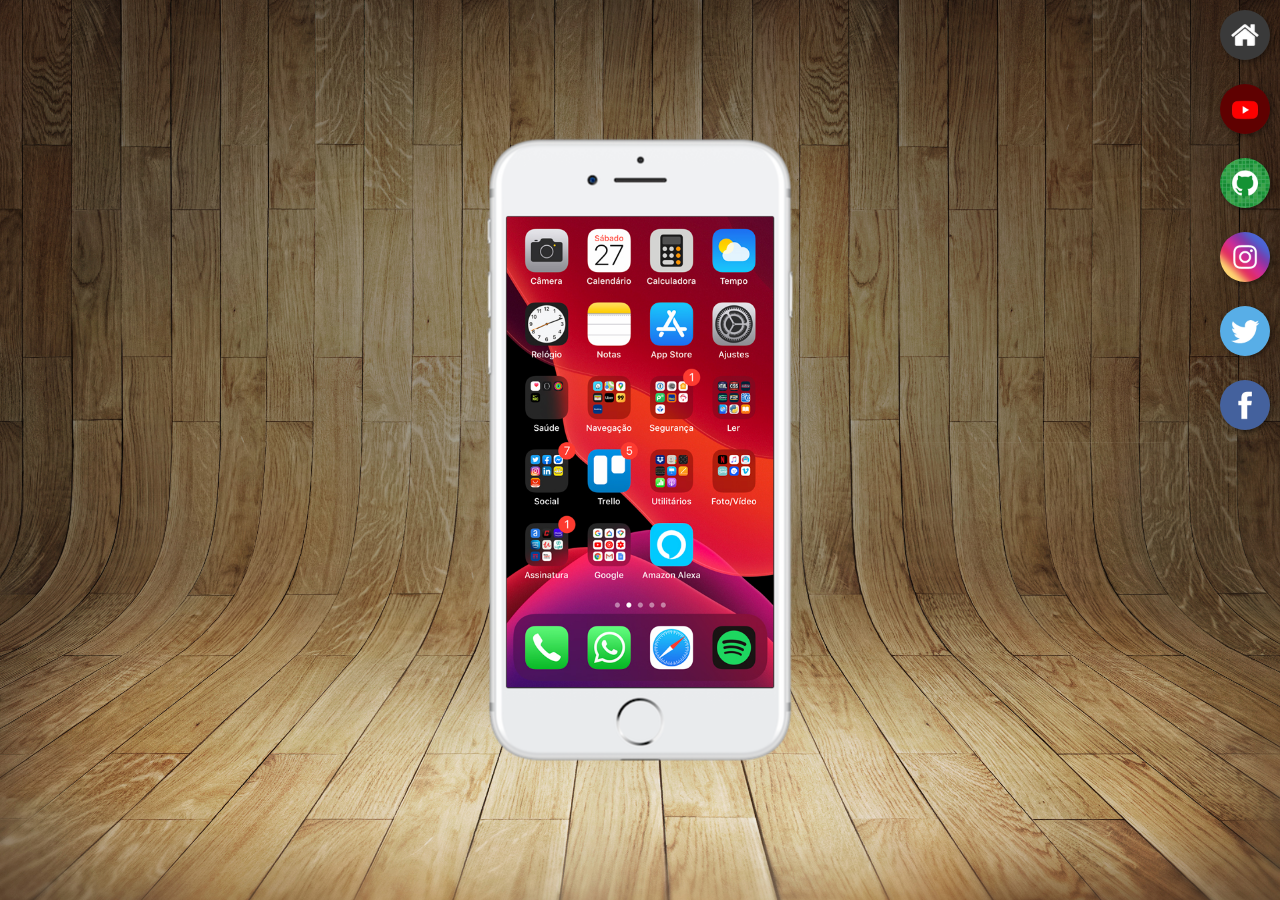
<file: index.html>
<!DOCTYPE html>
<html lang="pt-br">
<head>
    <meta charset="UTF-8">
    <meta http-equiv="X-UA-Compatible" content="IE=edge">
    <meta name="viewport" content="width=device-width, initial-scale=1.0">
    <link rel="shortcut icon" href="favicon.ico" type="image/x-icon">
    <link rel="stylesheet" href="estilos/style.css">
    <title>Projeto Redes Sociais</title>
</head>
<body>
    <main>
        <section id="telefone">
            <iframe src="home.html" name="tela" id="tela" frameborder="0">
                Seu navegador não é compatível com isso.
            </iframe>
        </section>
        <section id="redes-sociais">
            <a href="home.html" target="tela"><img src="imagens/logo-home.jpg" alt="Home"></a><br>
            <a href="youtube.html" target="tela"><img src="imagens/logo-youtube.jpg" alt="Youtube"></a><br>
            <a href="github.html" target="tela"><img src="imagens/logo-github.jpg" alt="GitHub"></a><br>
            <a href="instagram.html" target="tela"><img src="imagens/logo-instagram.jpg" alt="Instagram"></a><br>
            <a href="twitter.html" target="tela"><img src="imagens/logo-twitter.jpg" alt="Twitter"></a><br>
            <a href="facebook.html" target="tela"><img src="imagens/logo-facebook.jpg" alt="Facebook"></a>
        </section>
    </main>
</body>
</html>
</file>
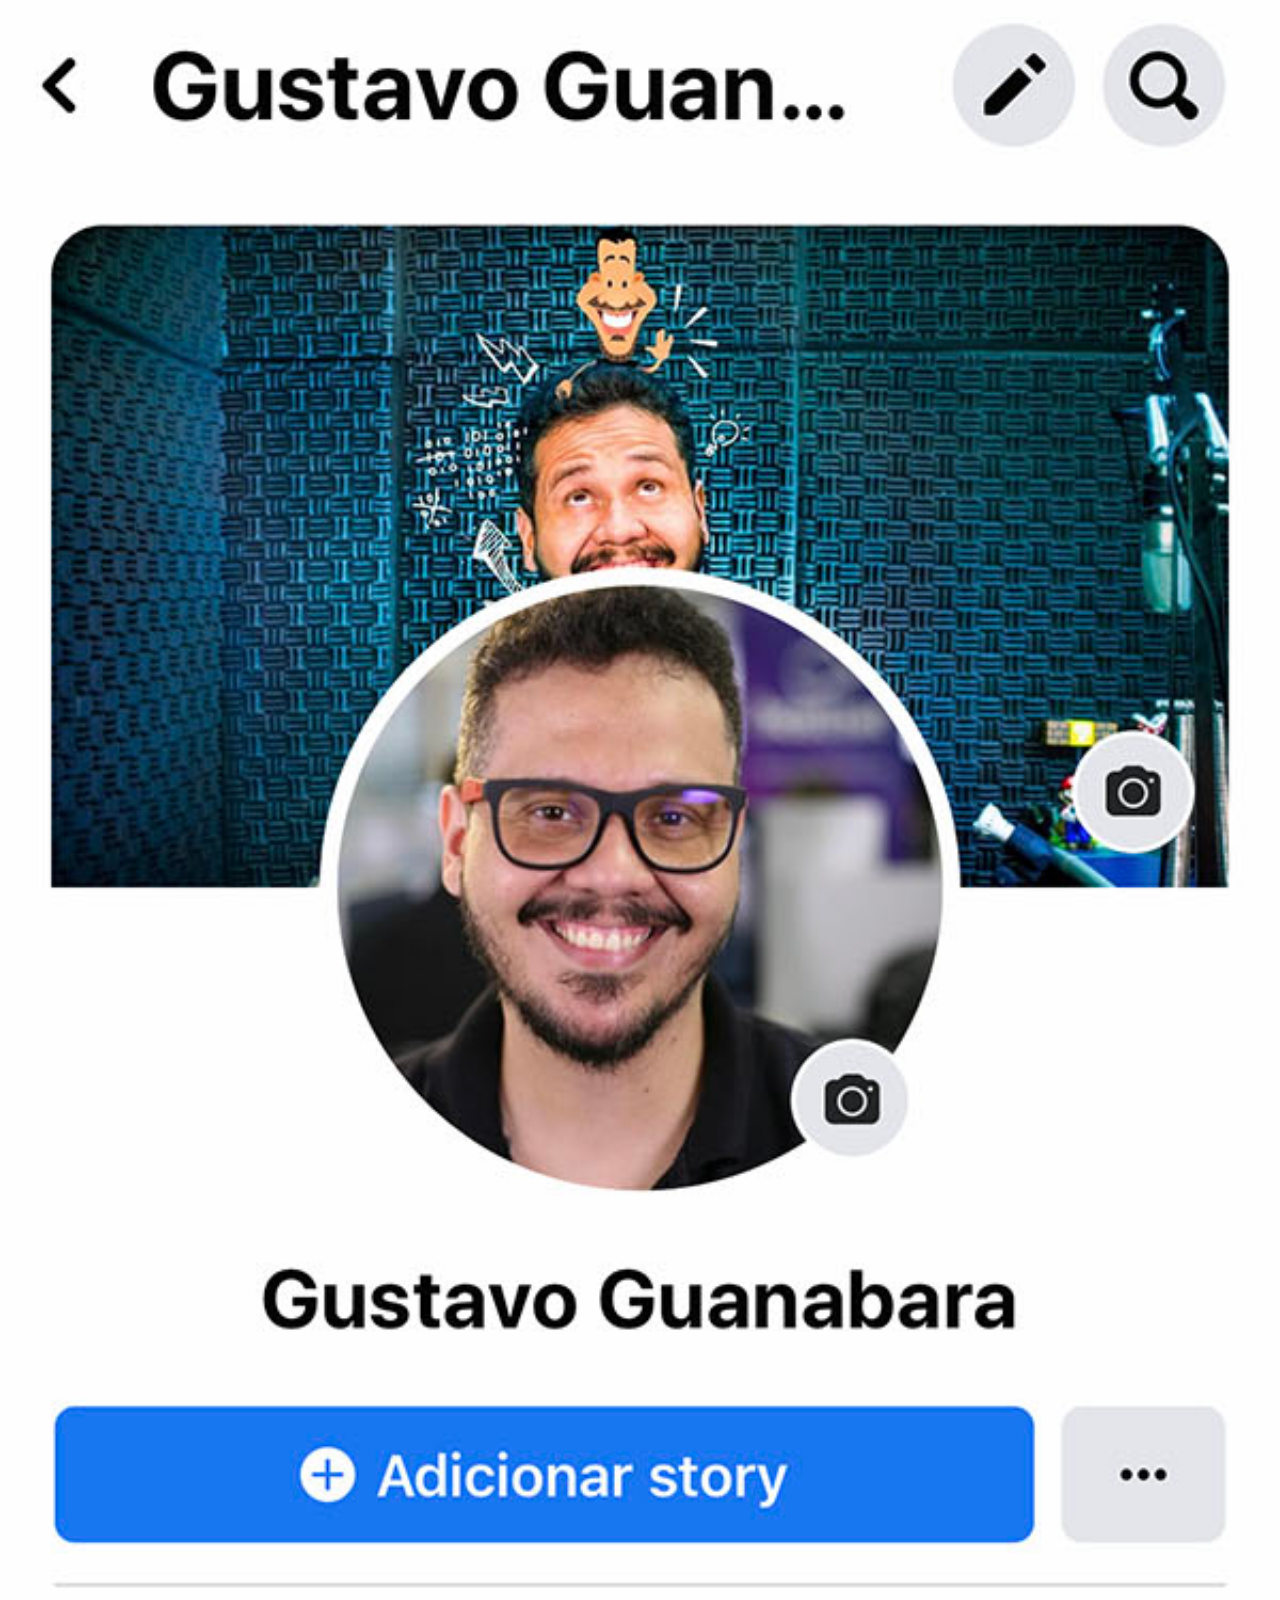
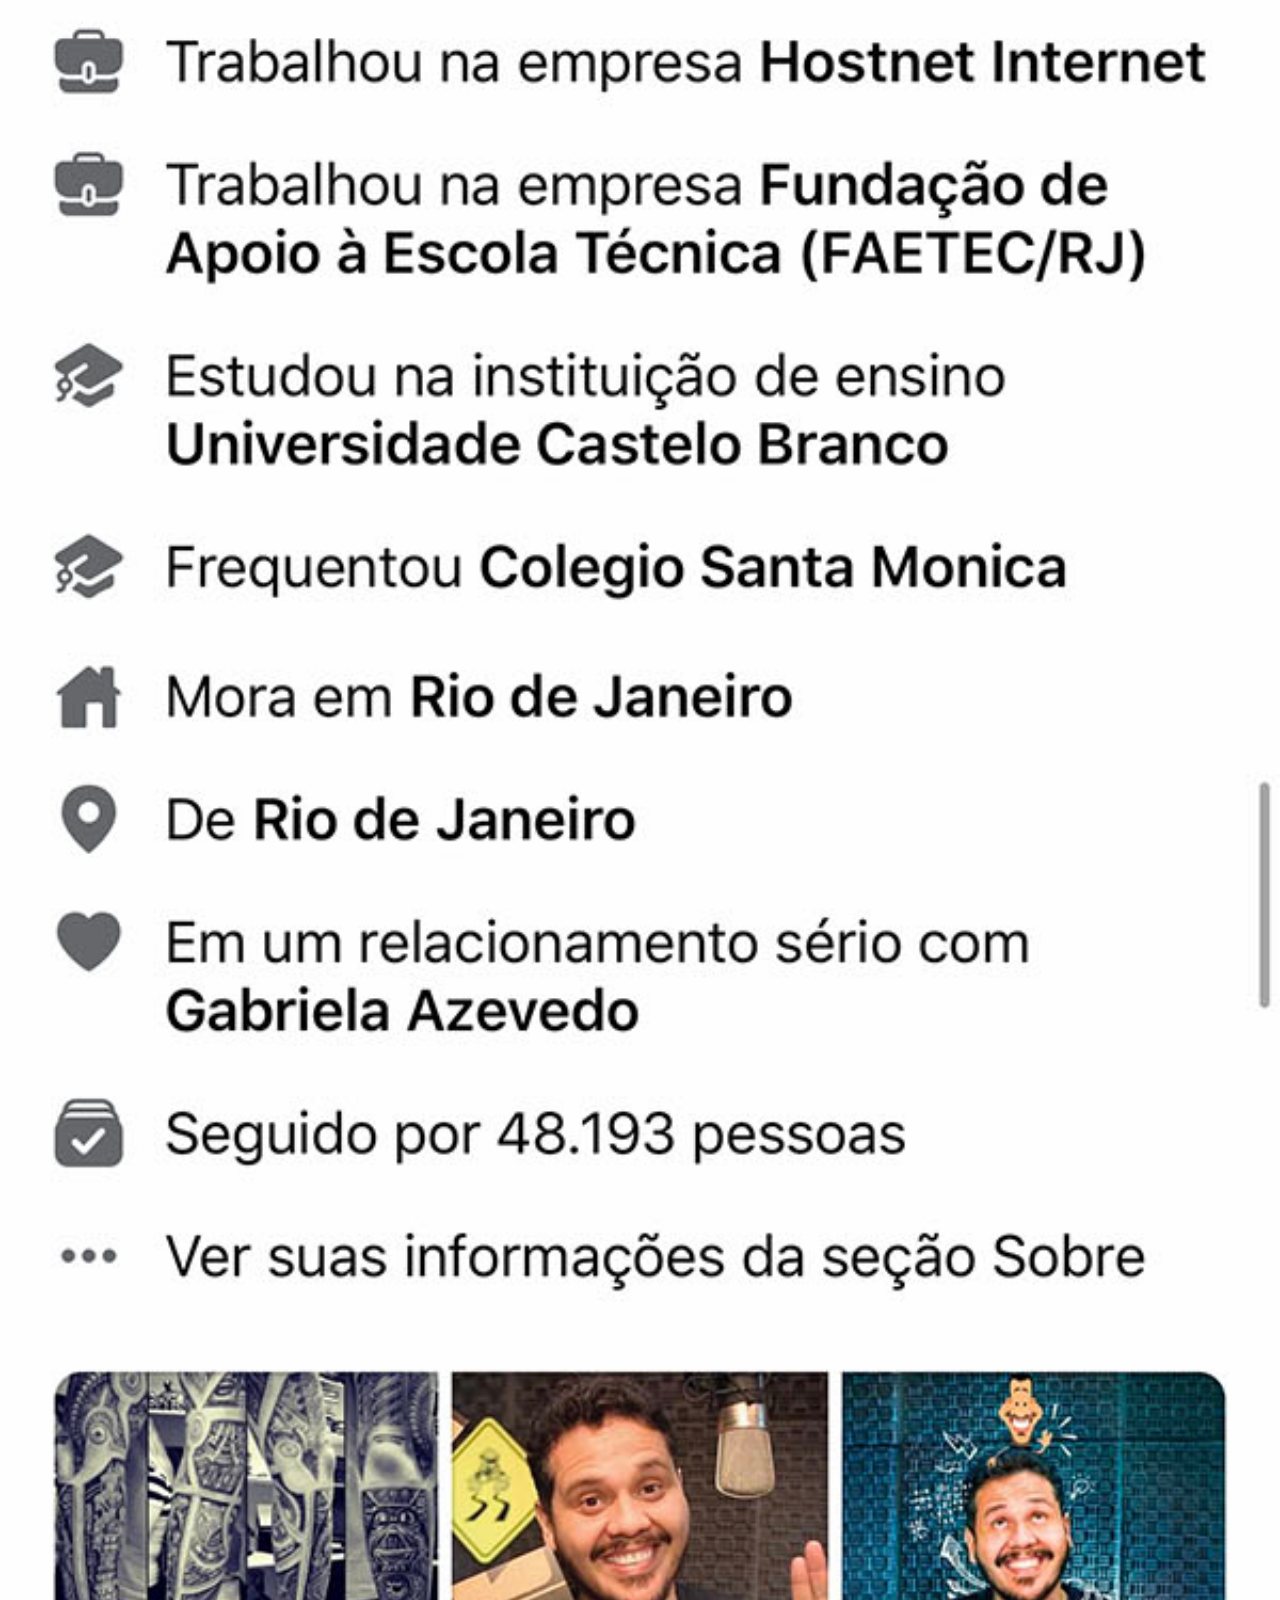
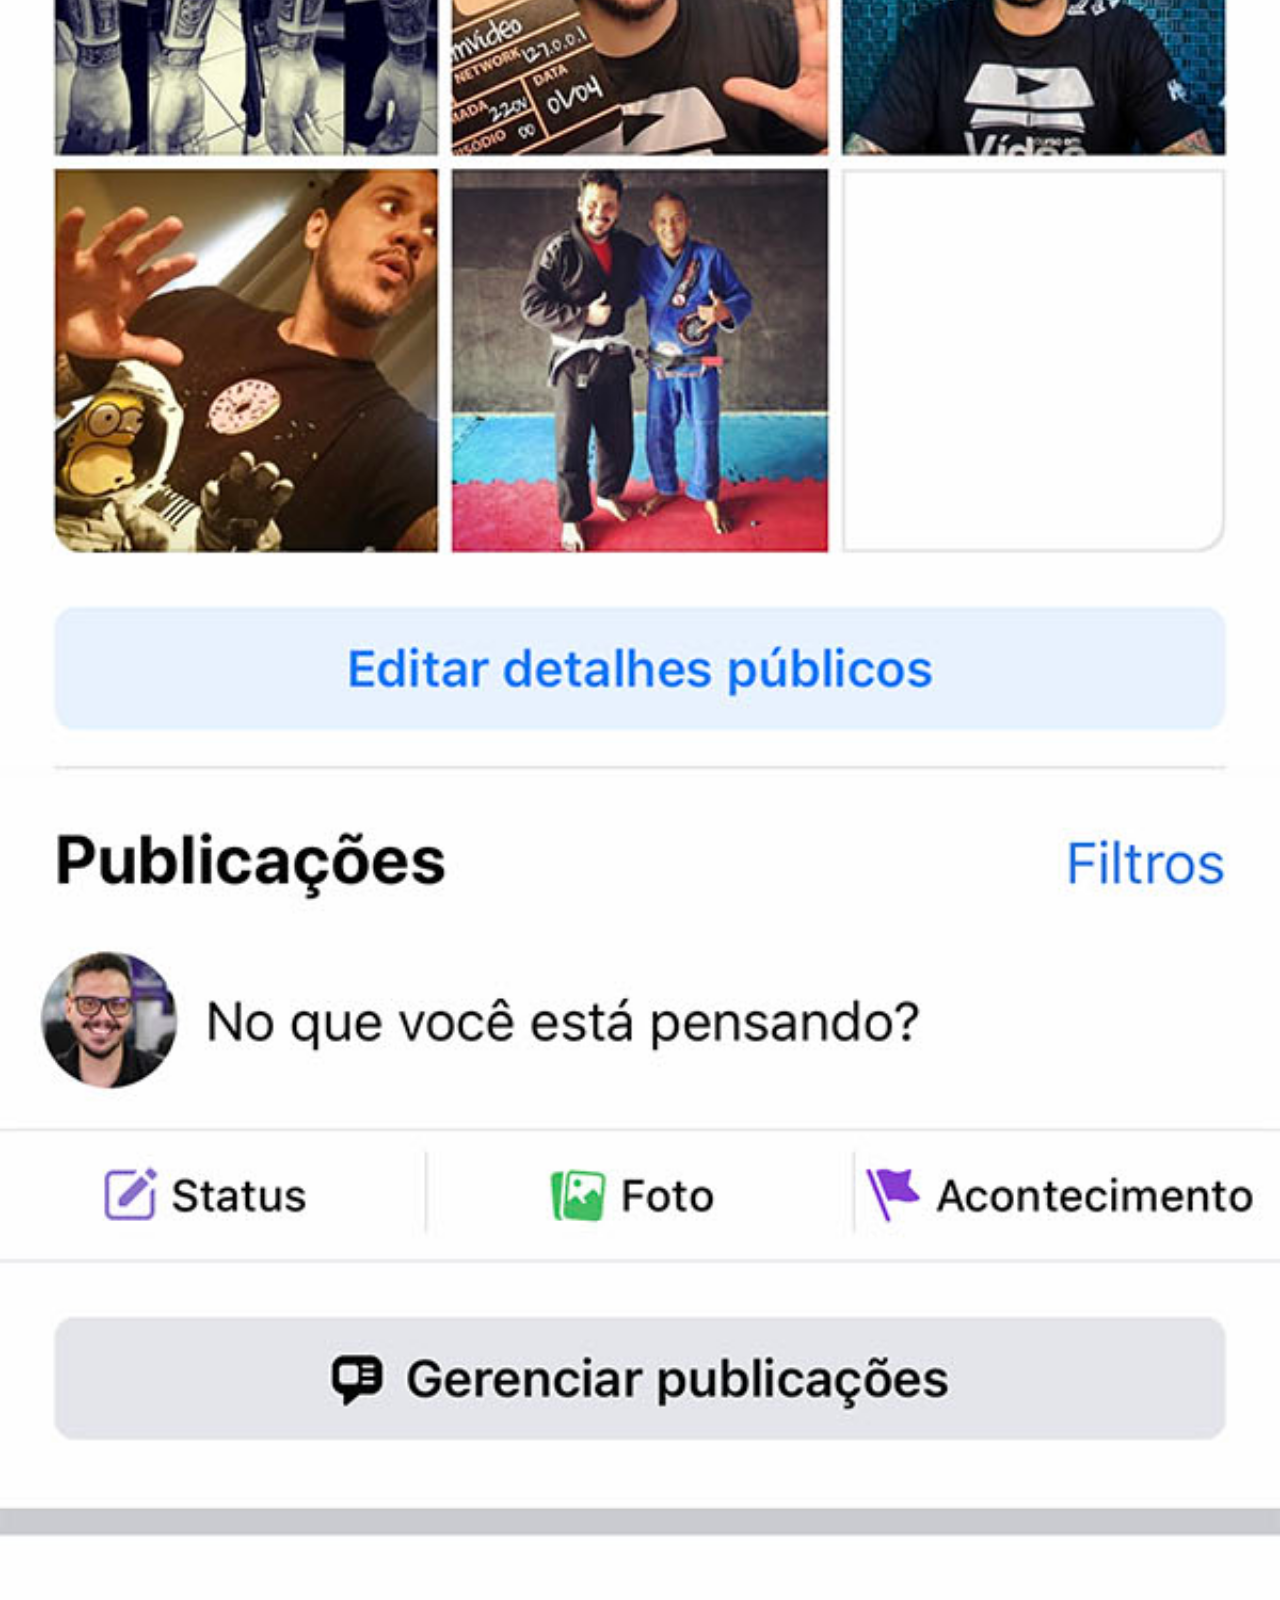
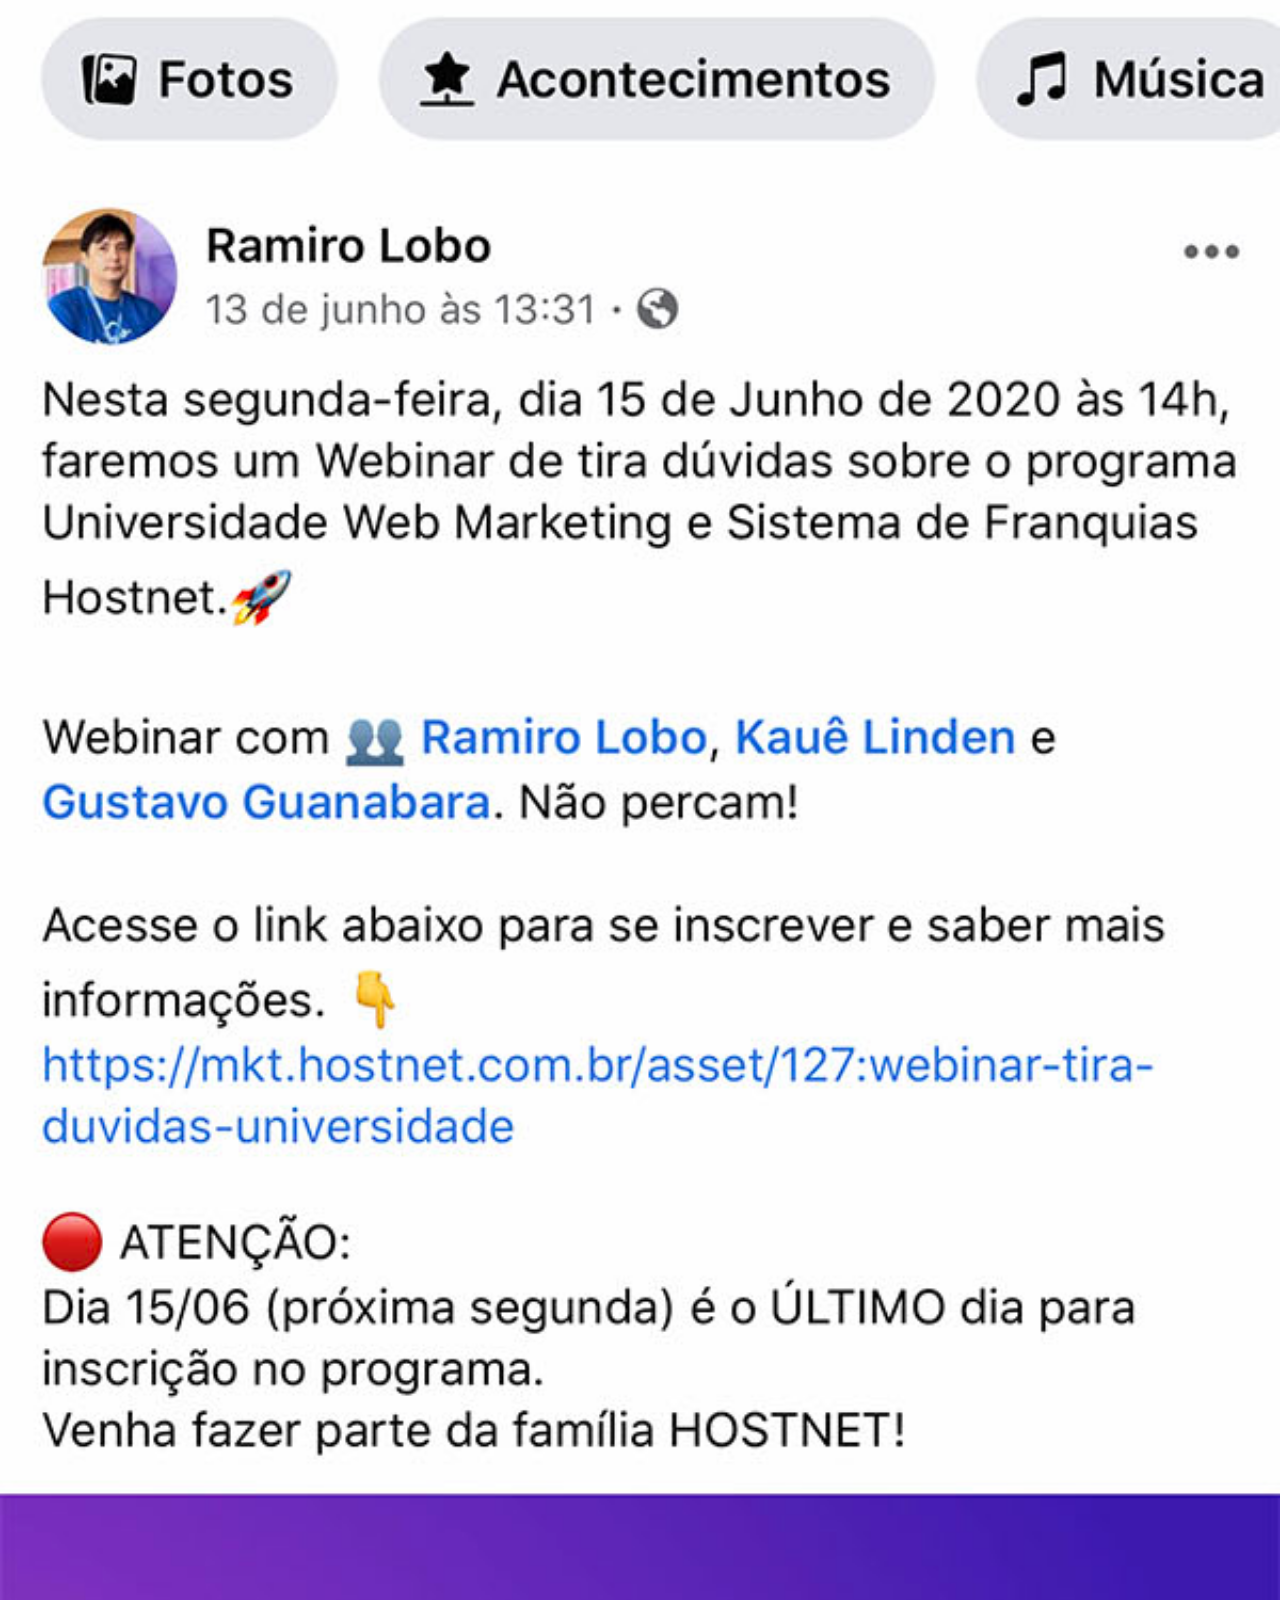
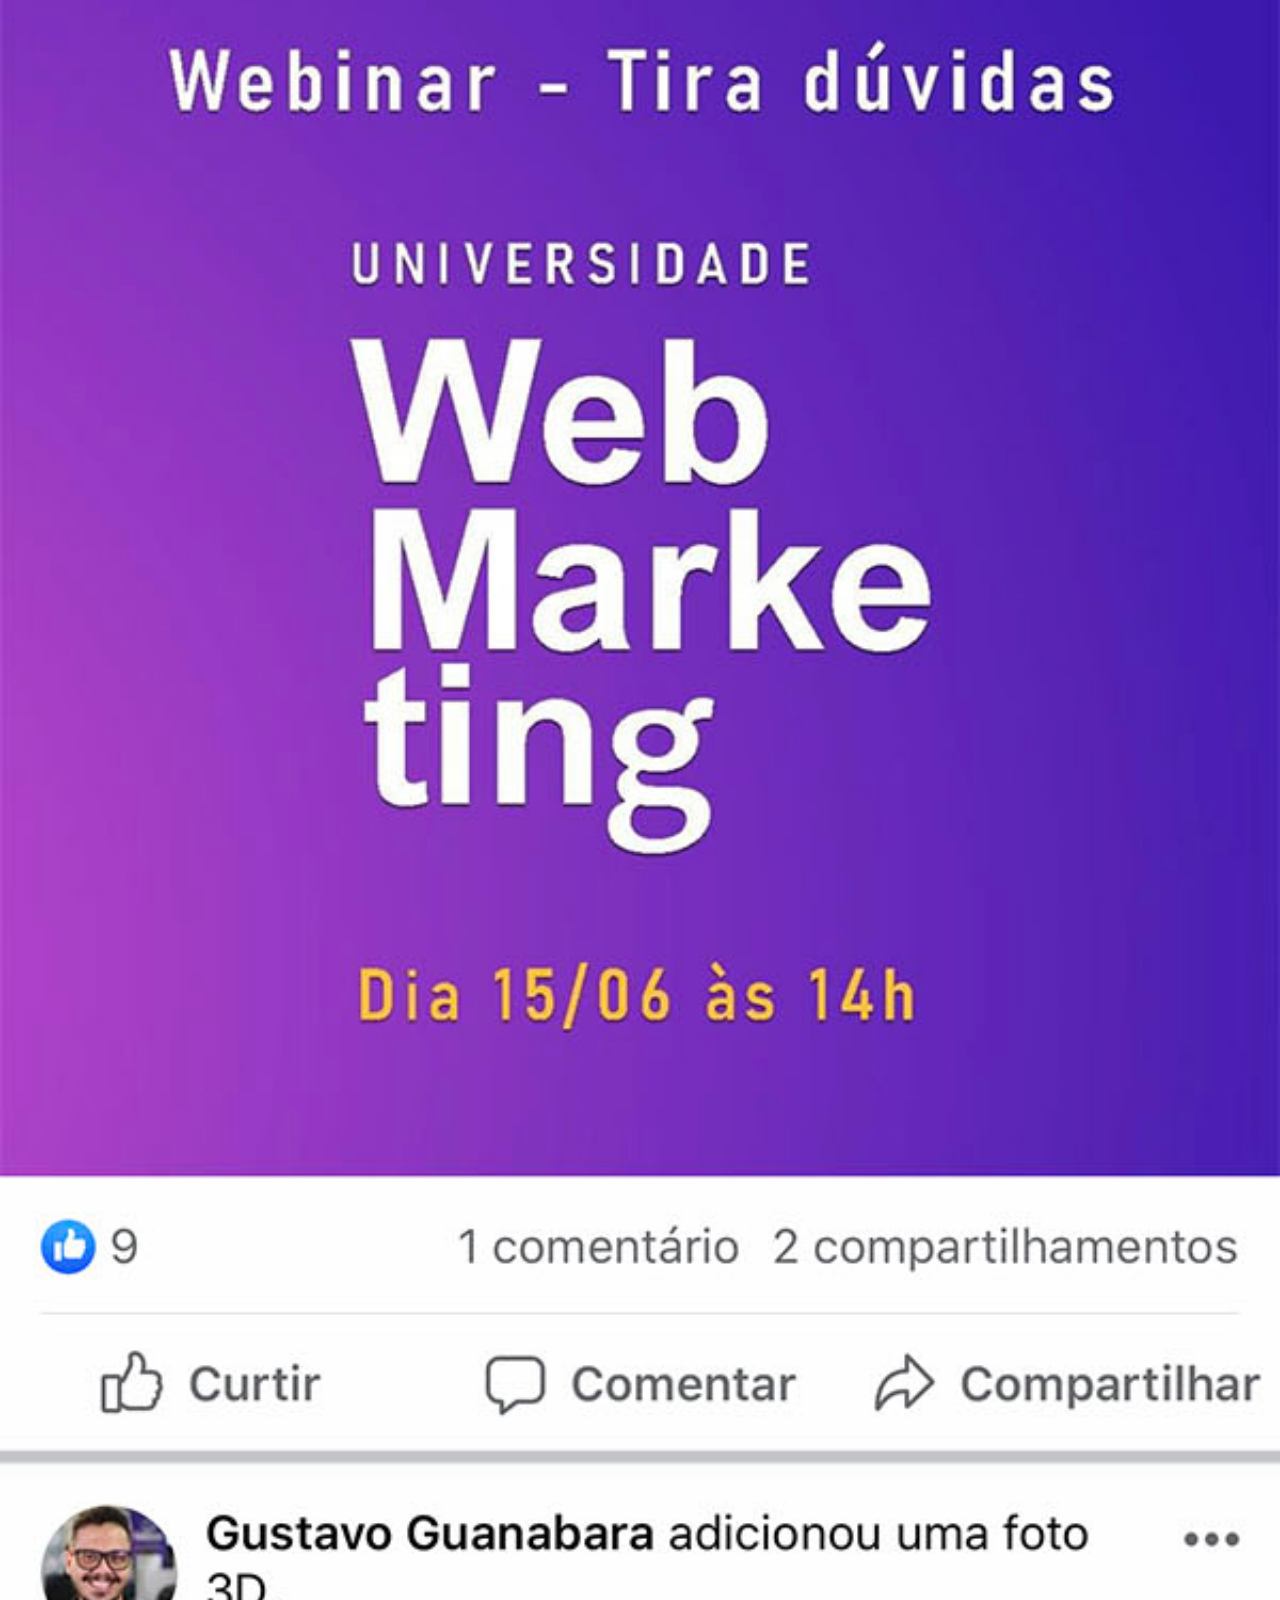
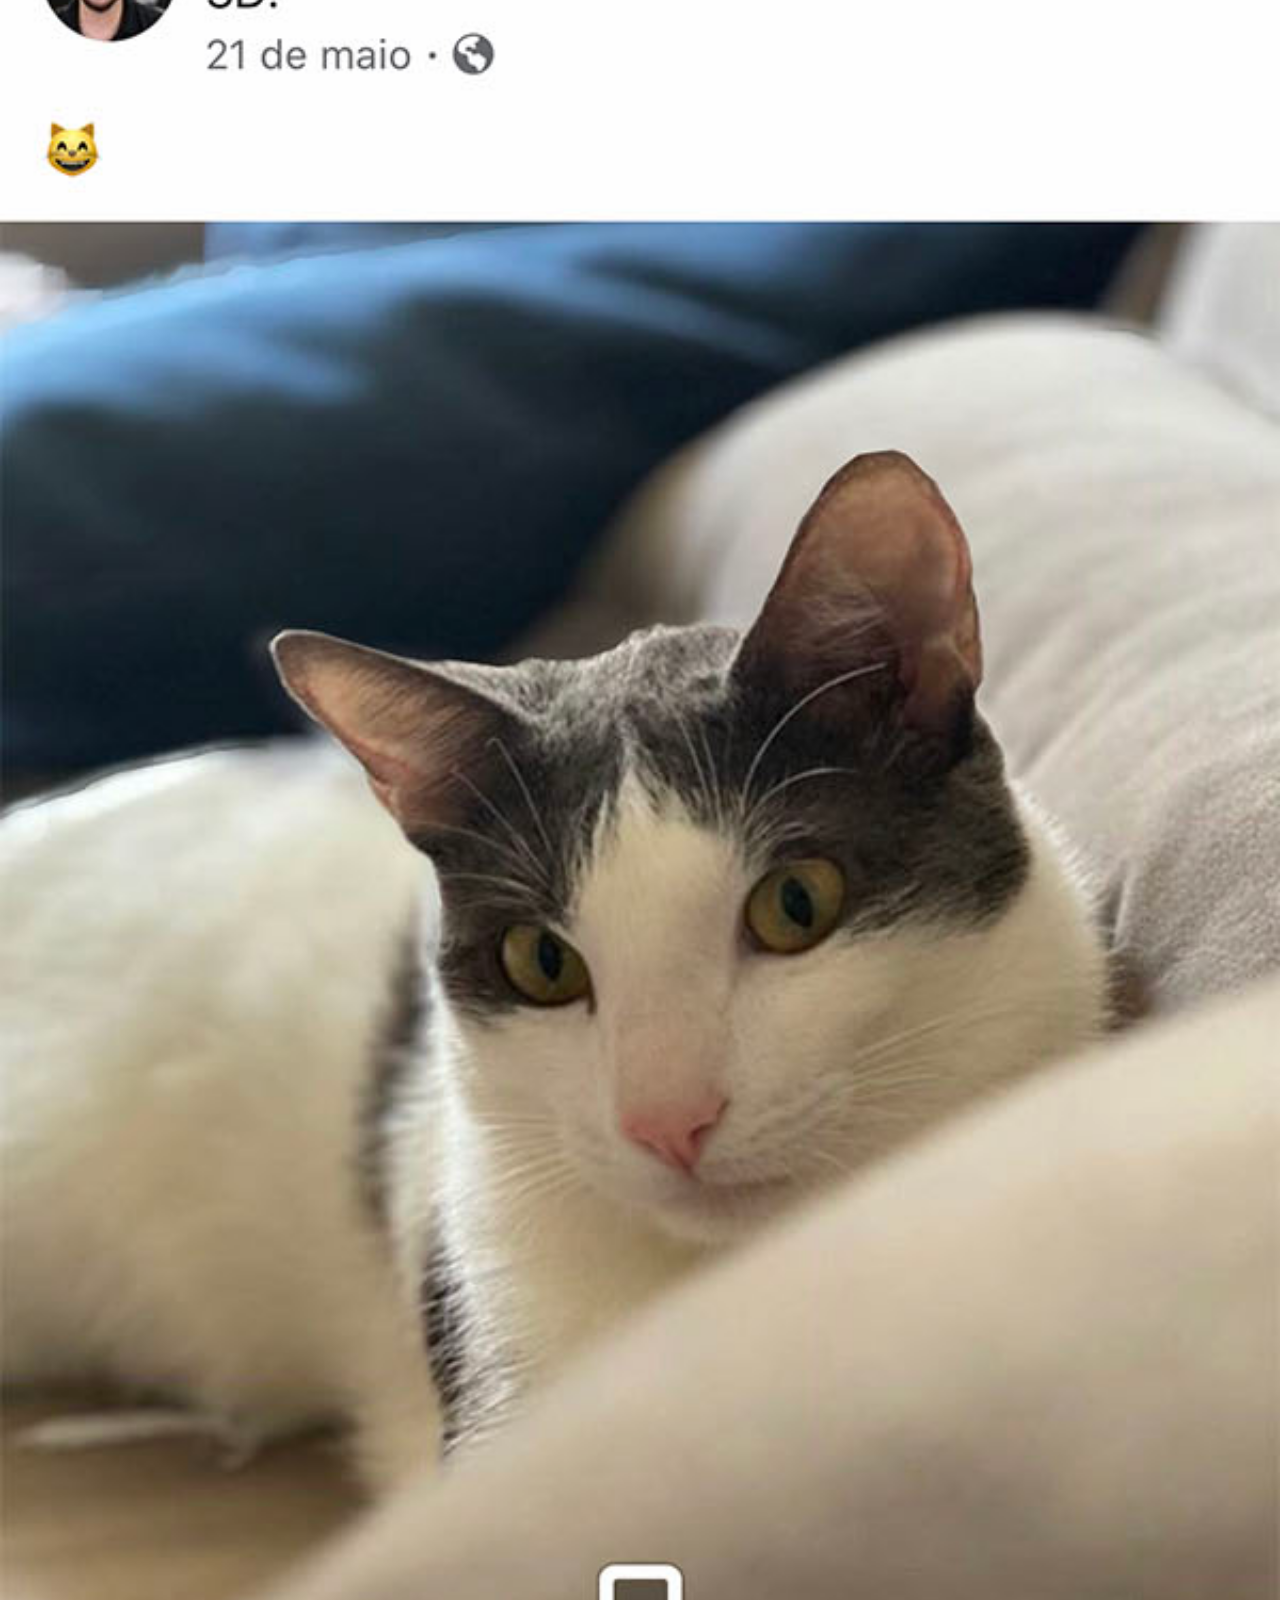
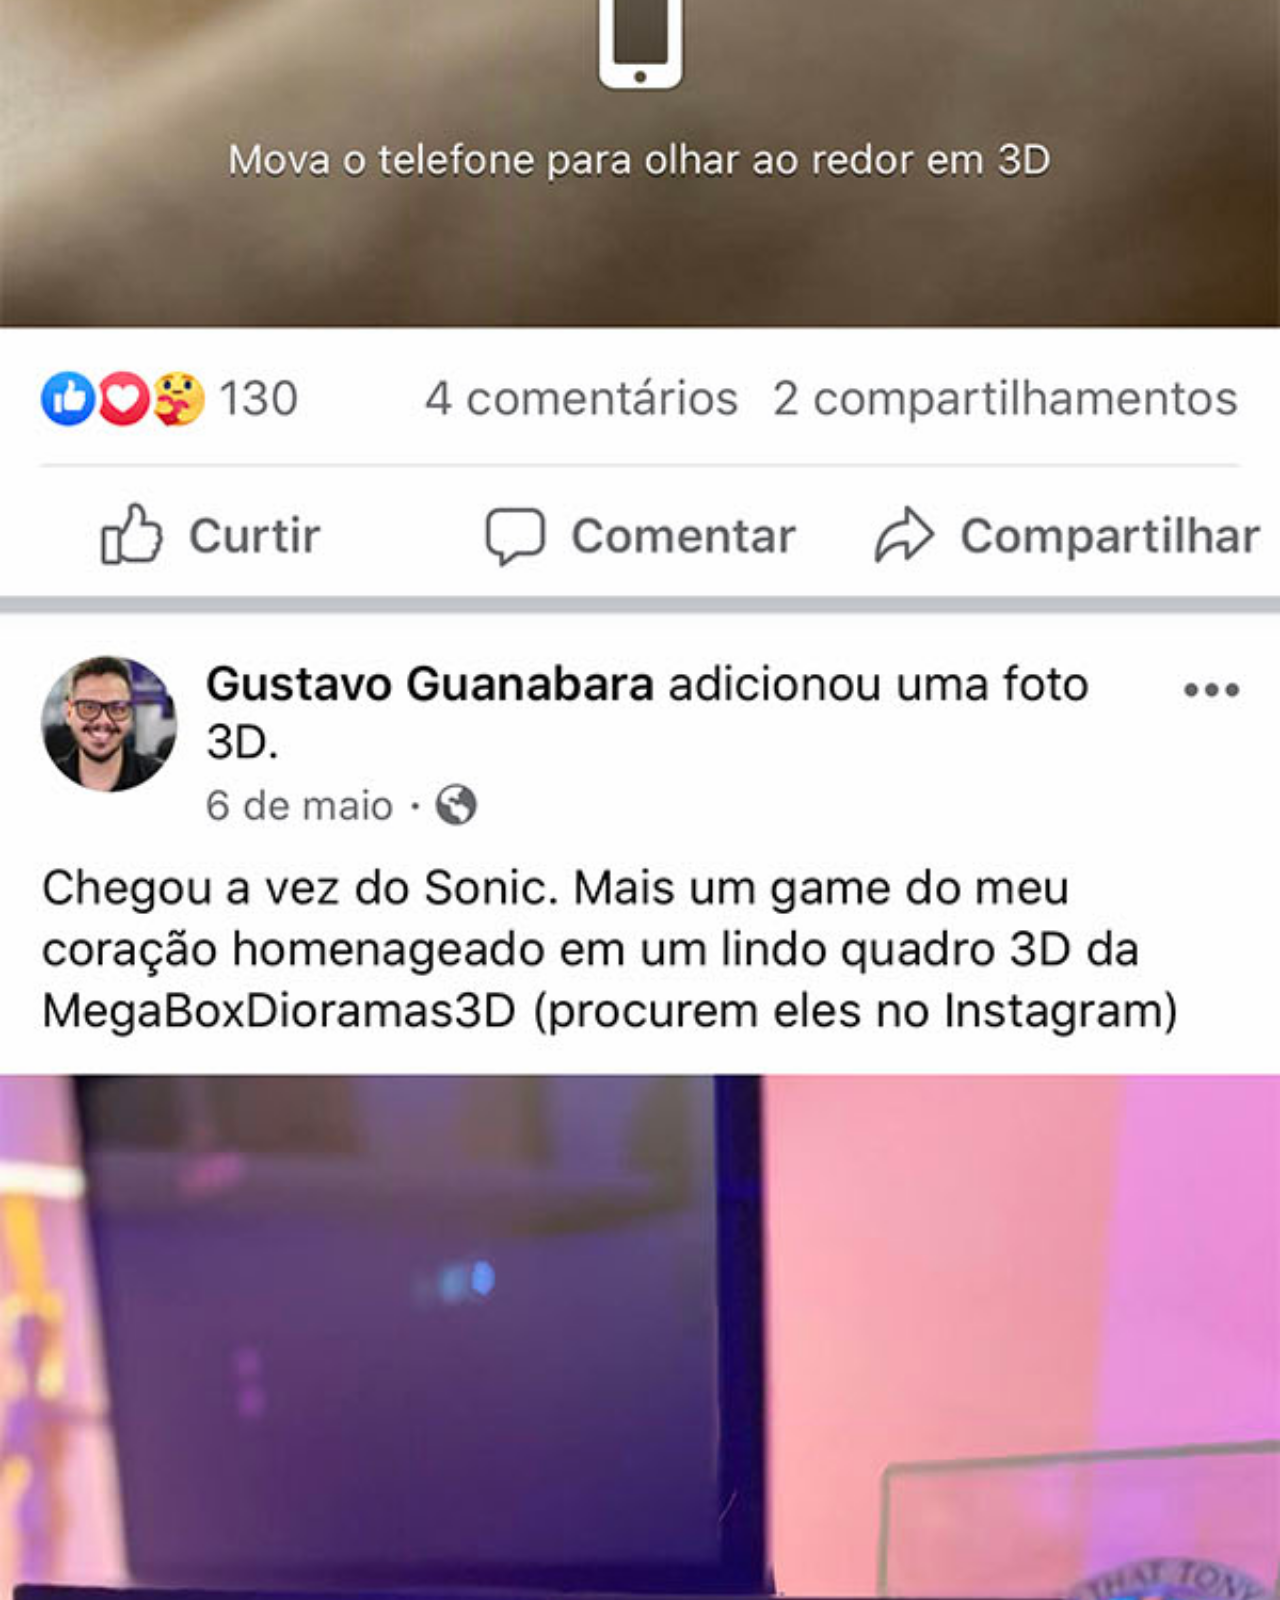
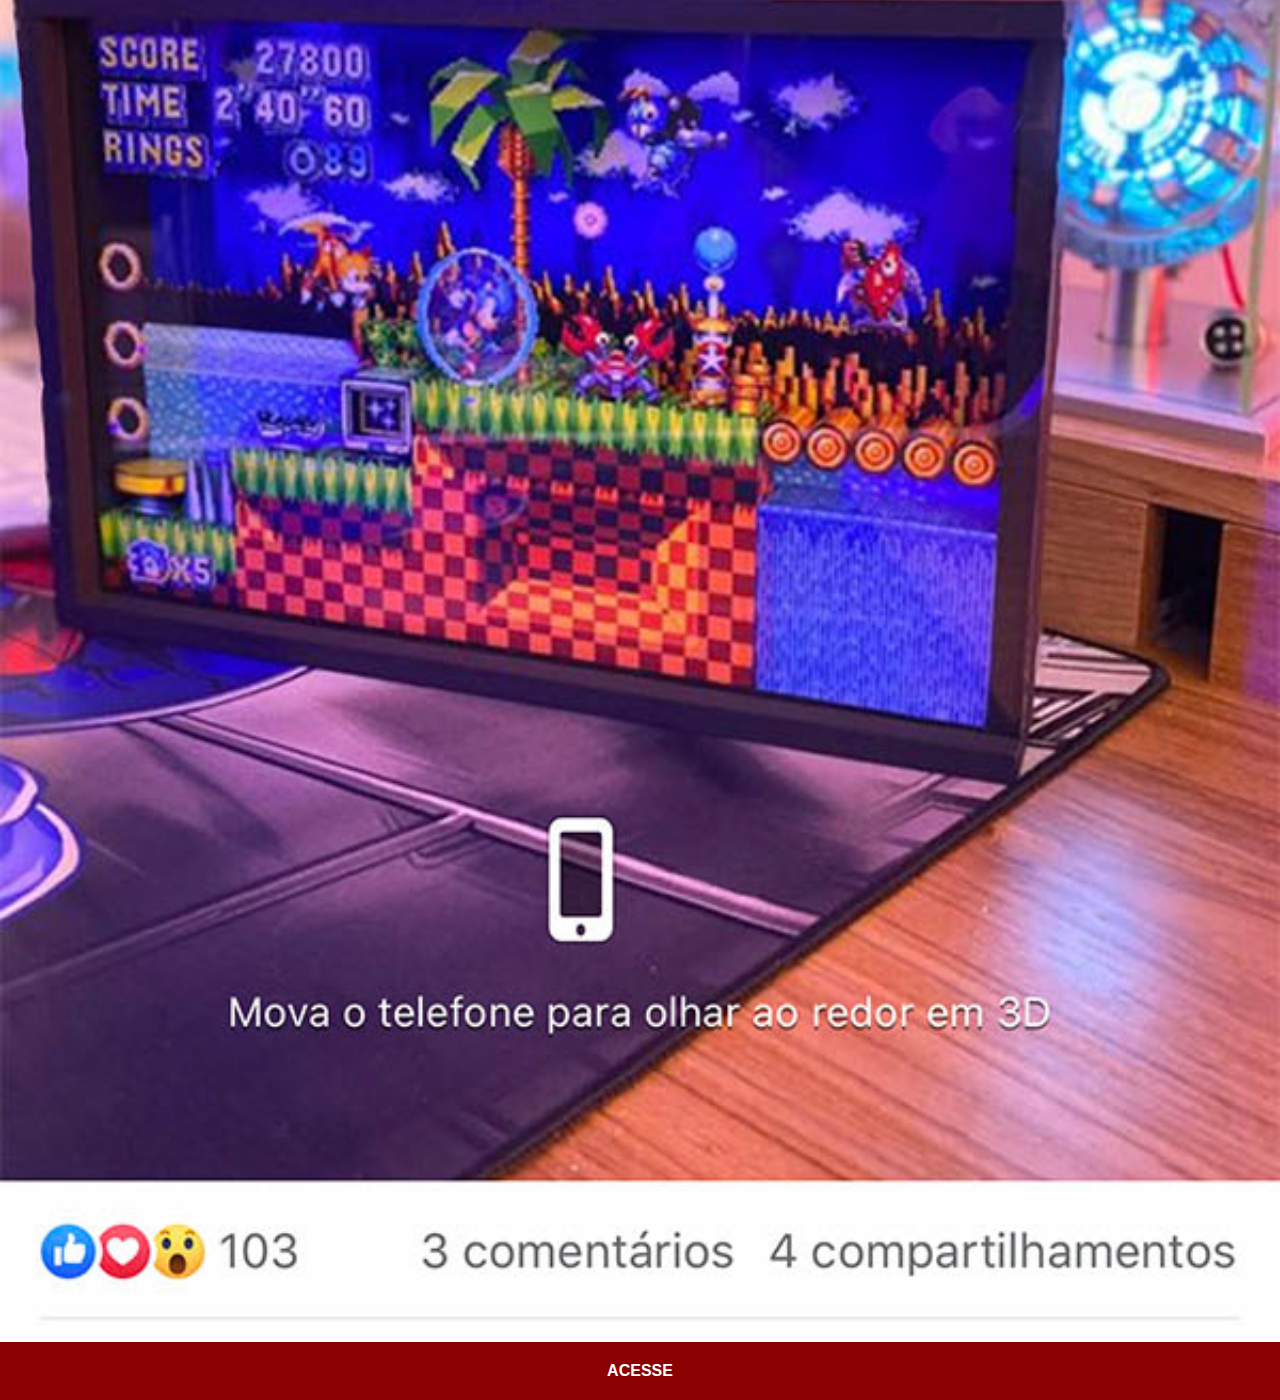
<file: facebook.html>
<!DOCTYPE html>
<html lang="pt-br">
<head>
    <meta charset="UTF-8">
    <meta http-equiv="X-UA-Compatible" content="IE=edge">
    <meta name="viewport" content="width=device-width, initial-scale=1.0">
    <title>Facebook</title>
    <link rel="stylesheet" href="estilos/social.css">
</head>
<body>
    <img src="imagens/tela-facebook.jpg" alt="Facebook">
    <a href="https://www.facebook.com/gustavoguanabara" target="_blank">ACESSE</a>
</body>
</html>
</file>
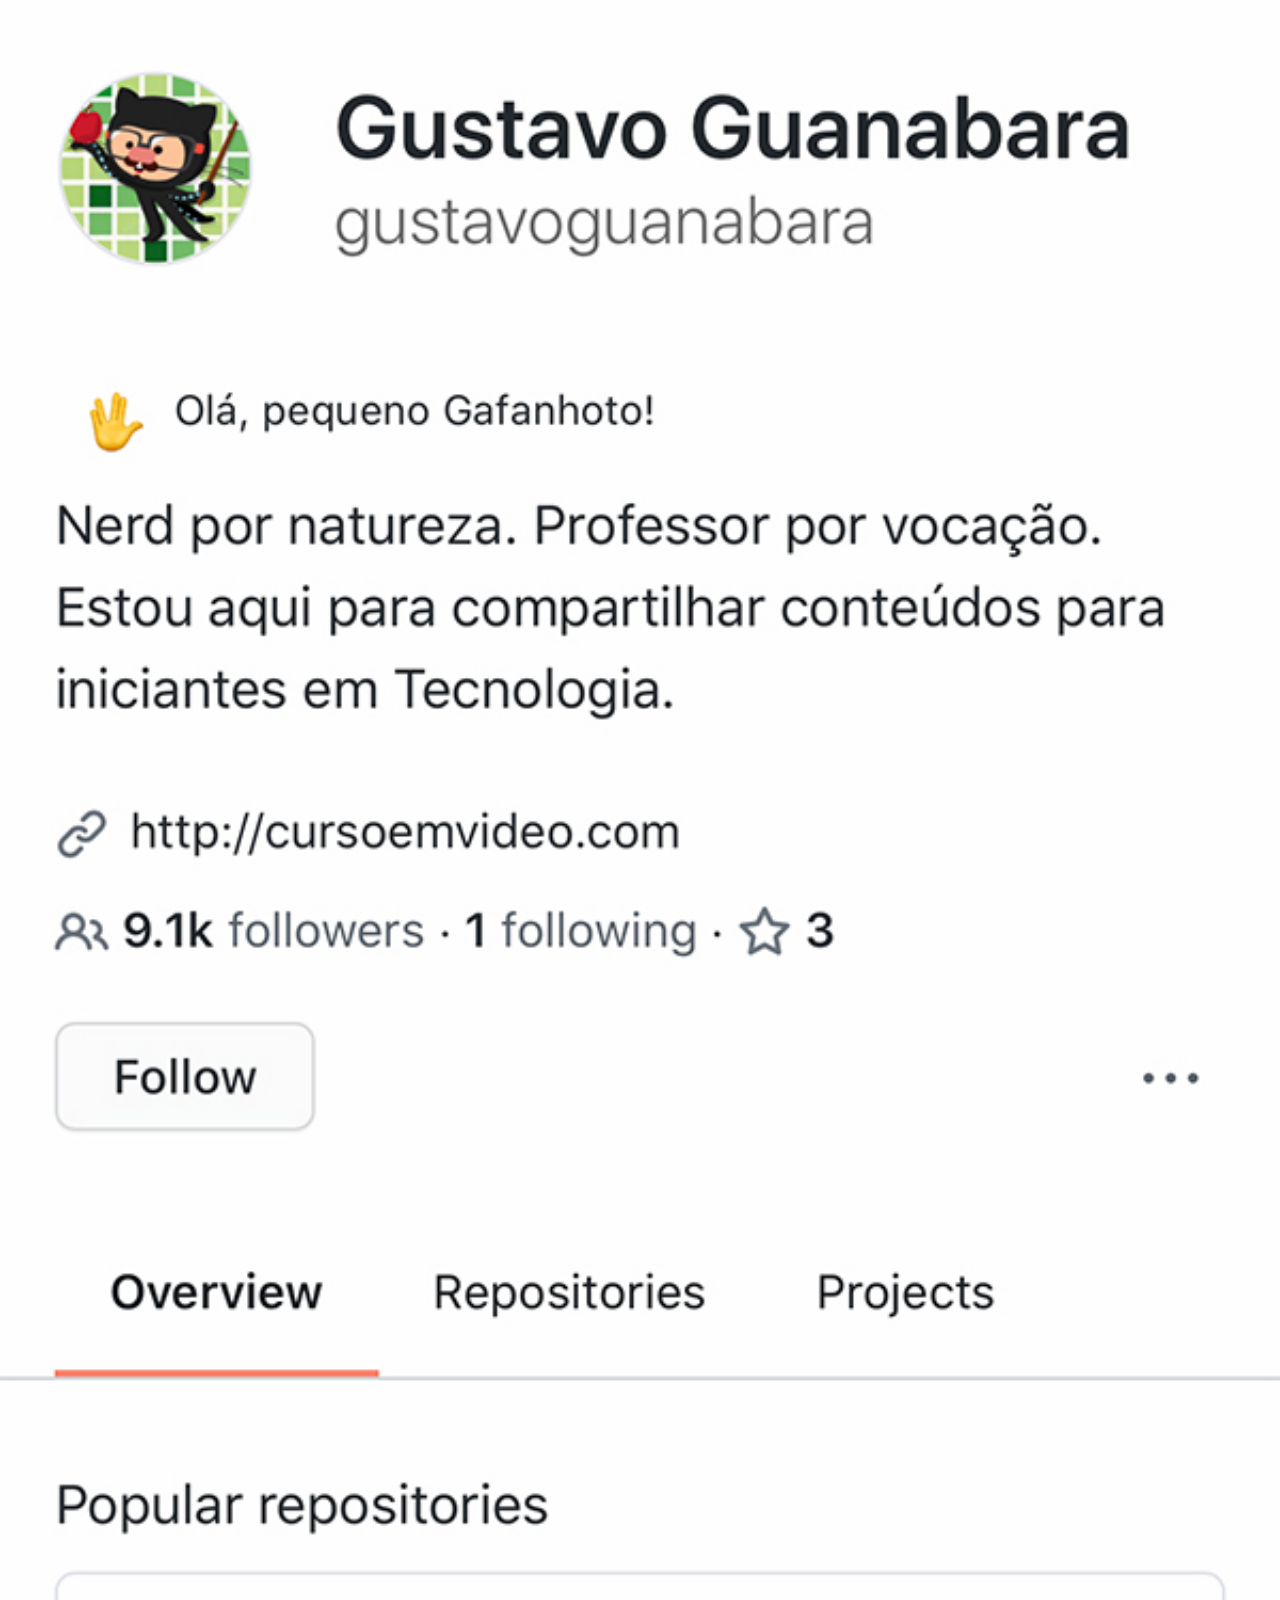
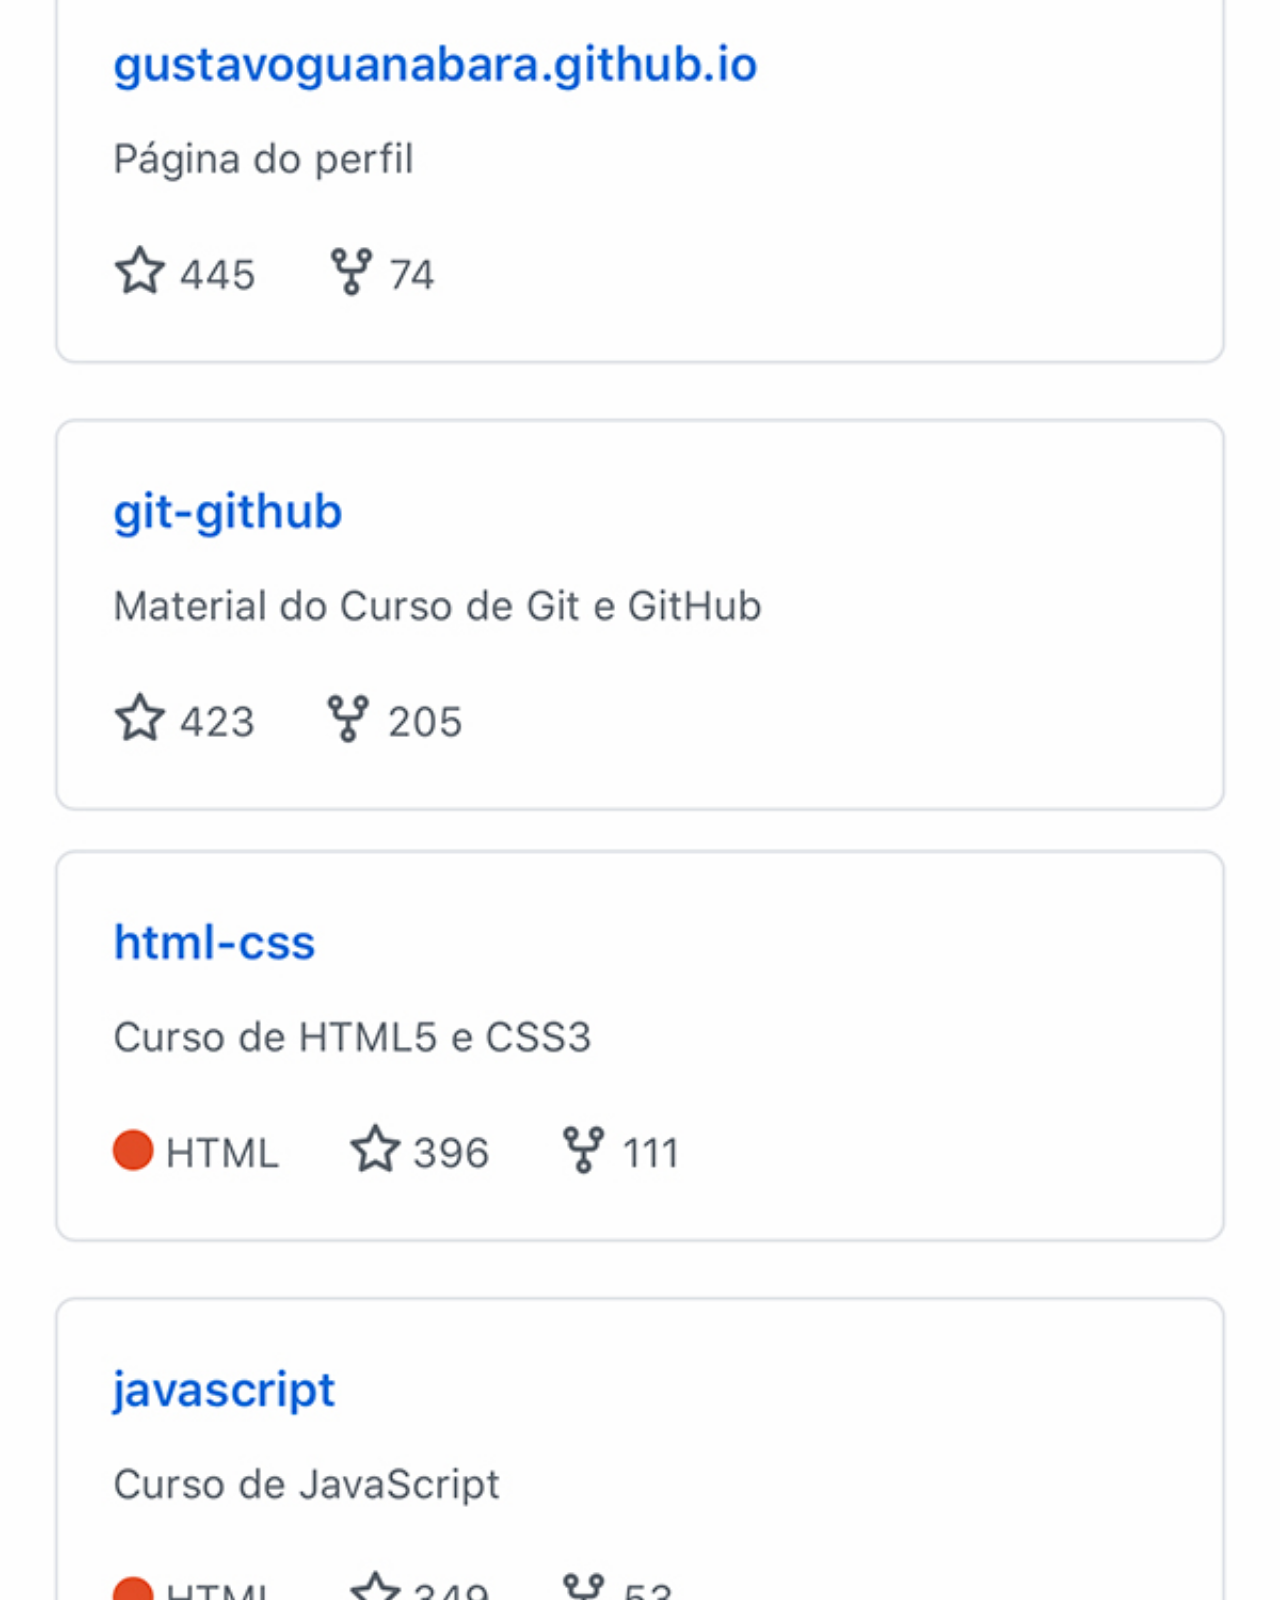
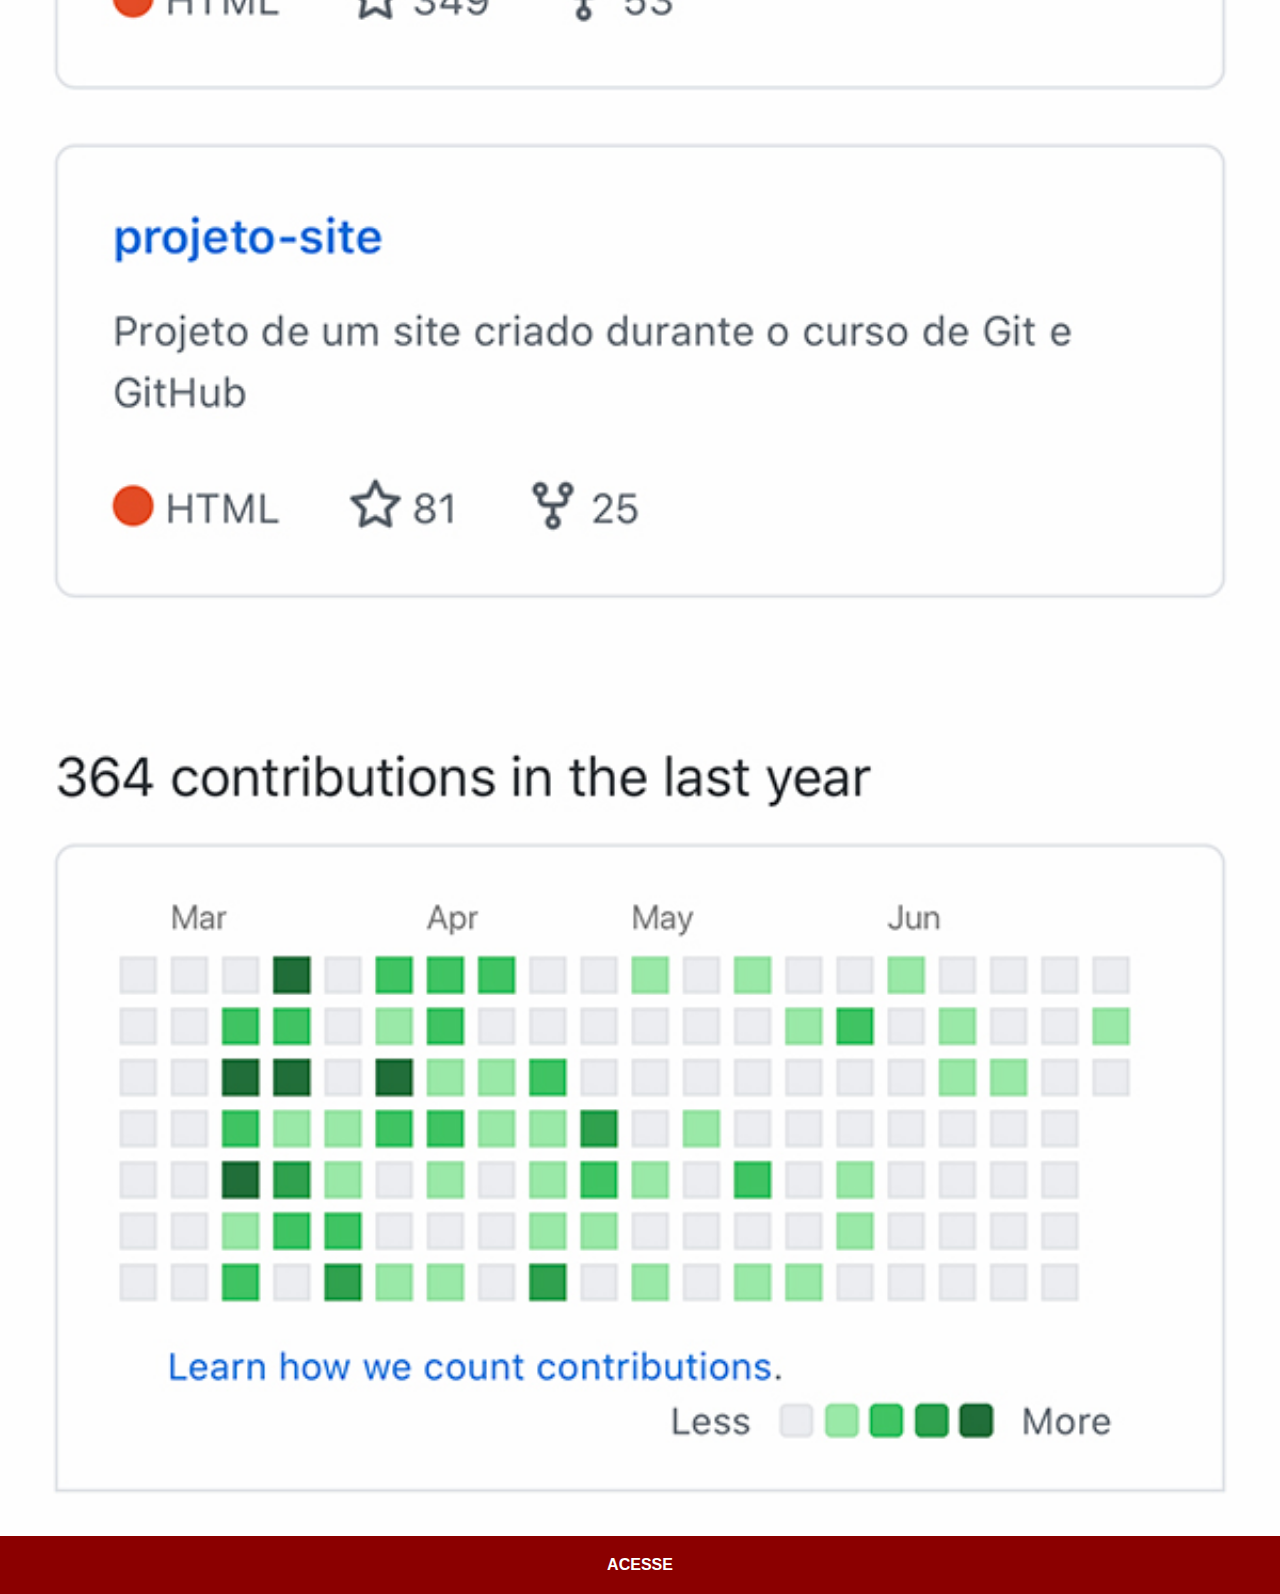
<file: github.html>
<!DOCTYPE html>
<html lang="pt-br">
<head>
    <meta charset="UTF-8">
    <meta http-equiv="X-UA-Compatible" content="IE=edge">
    <meta name="viewport" content="width=device-width, initial-scale=1.0">
    <title>Github</title>
    <link rel="stylesheet" href="estilos/social.css">
</head>
<body>
    <img src="imagens/tela-github.jpg" alt="Github">
    <a href="https://github.com/gustavoguanabara" target="_blank">ACESSE</a>
</body>
</html>
</file>
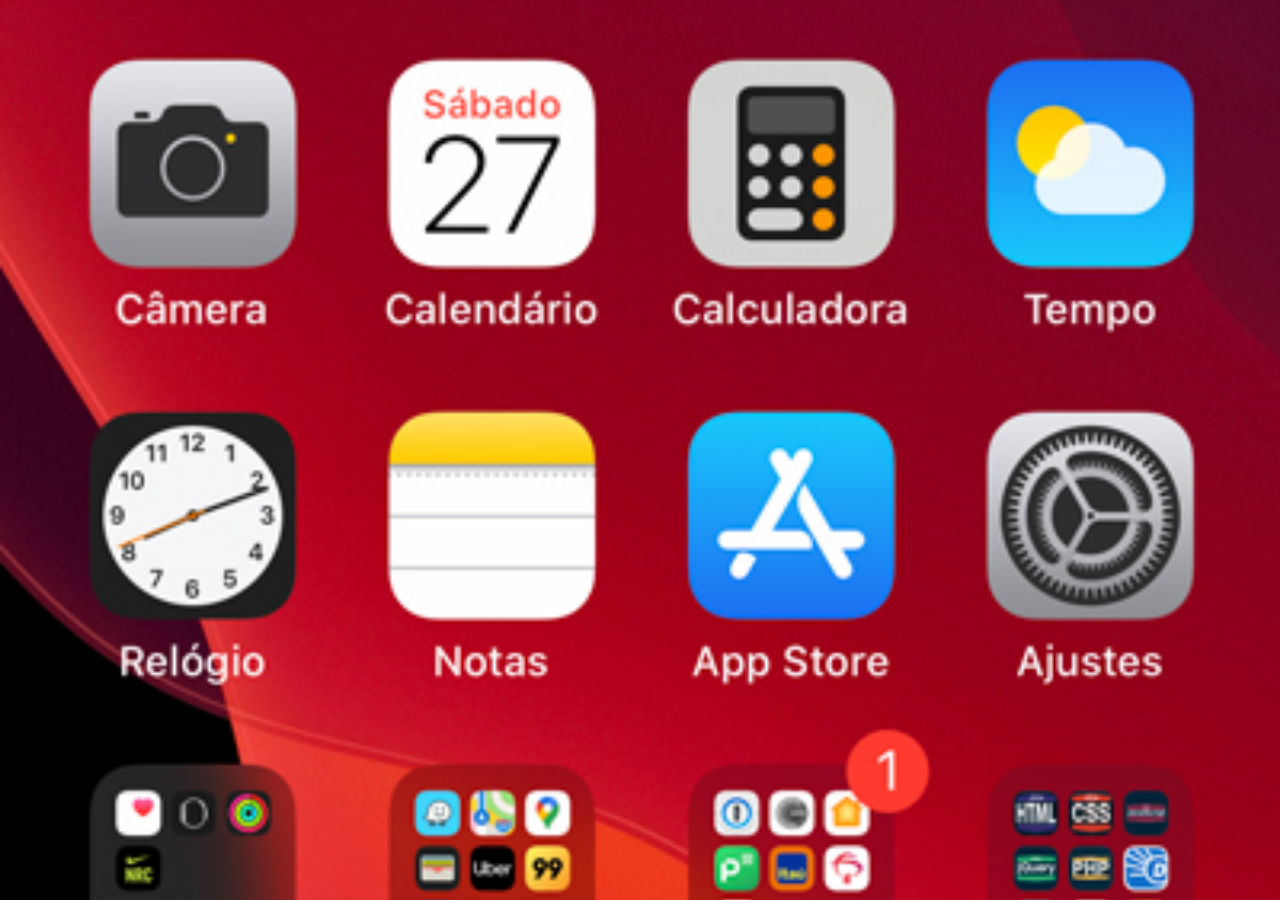
<file: home.html>
<!DOCTYPE html>
<html lang="pt-br">
<head>
    <meta charset="UTF-8">
    <meta http-equiv="X-UA-Compatible" content="IE=edge">
    <meta name="viewport" content="width=device-width, initial-scale=1.0">
    <title>Home</title>
</head>
<style>
    *{
        margin: 0px;
        padding: 0px;
    }

    body{
        width: 100vw;
        height: 100vh;
        background: black url(imagens/tela-home.jpg) no-repeat top center;
        background-size: cover;
    }
</style>
<body>
    
</body>
</html>
</file>
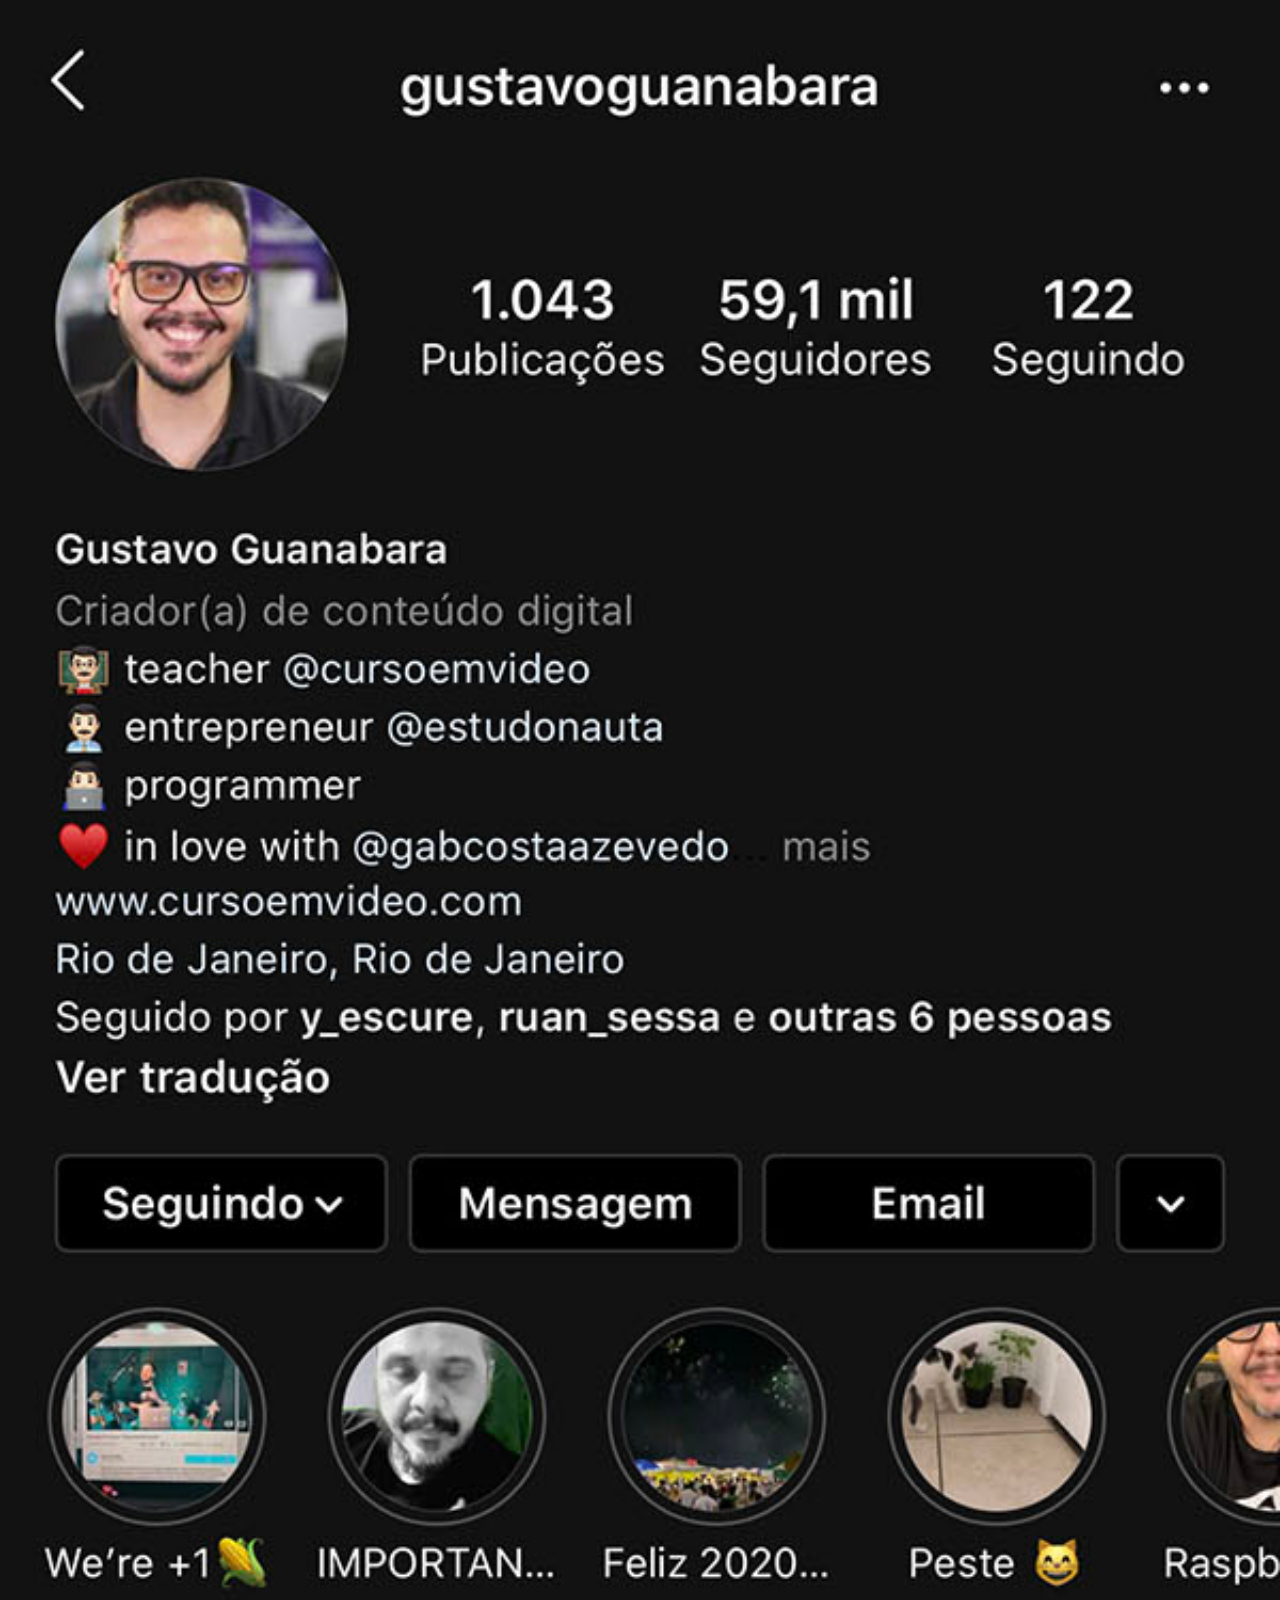
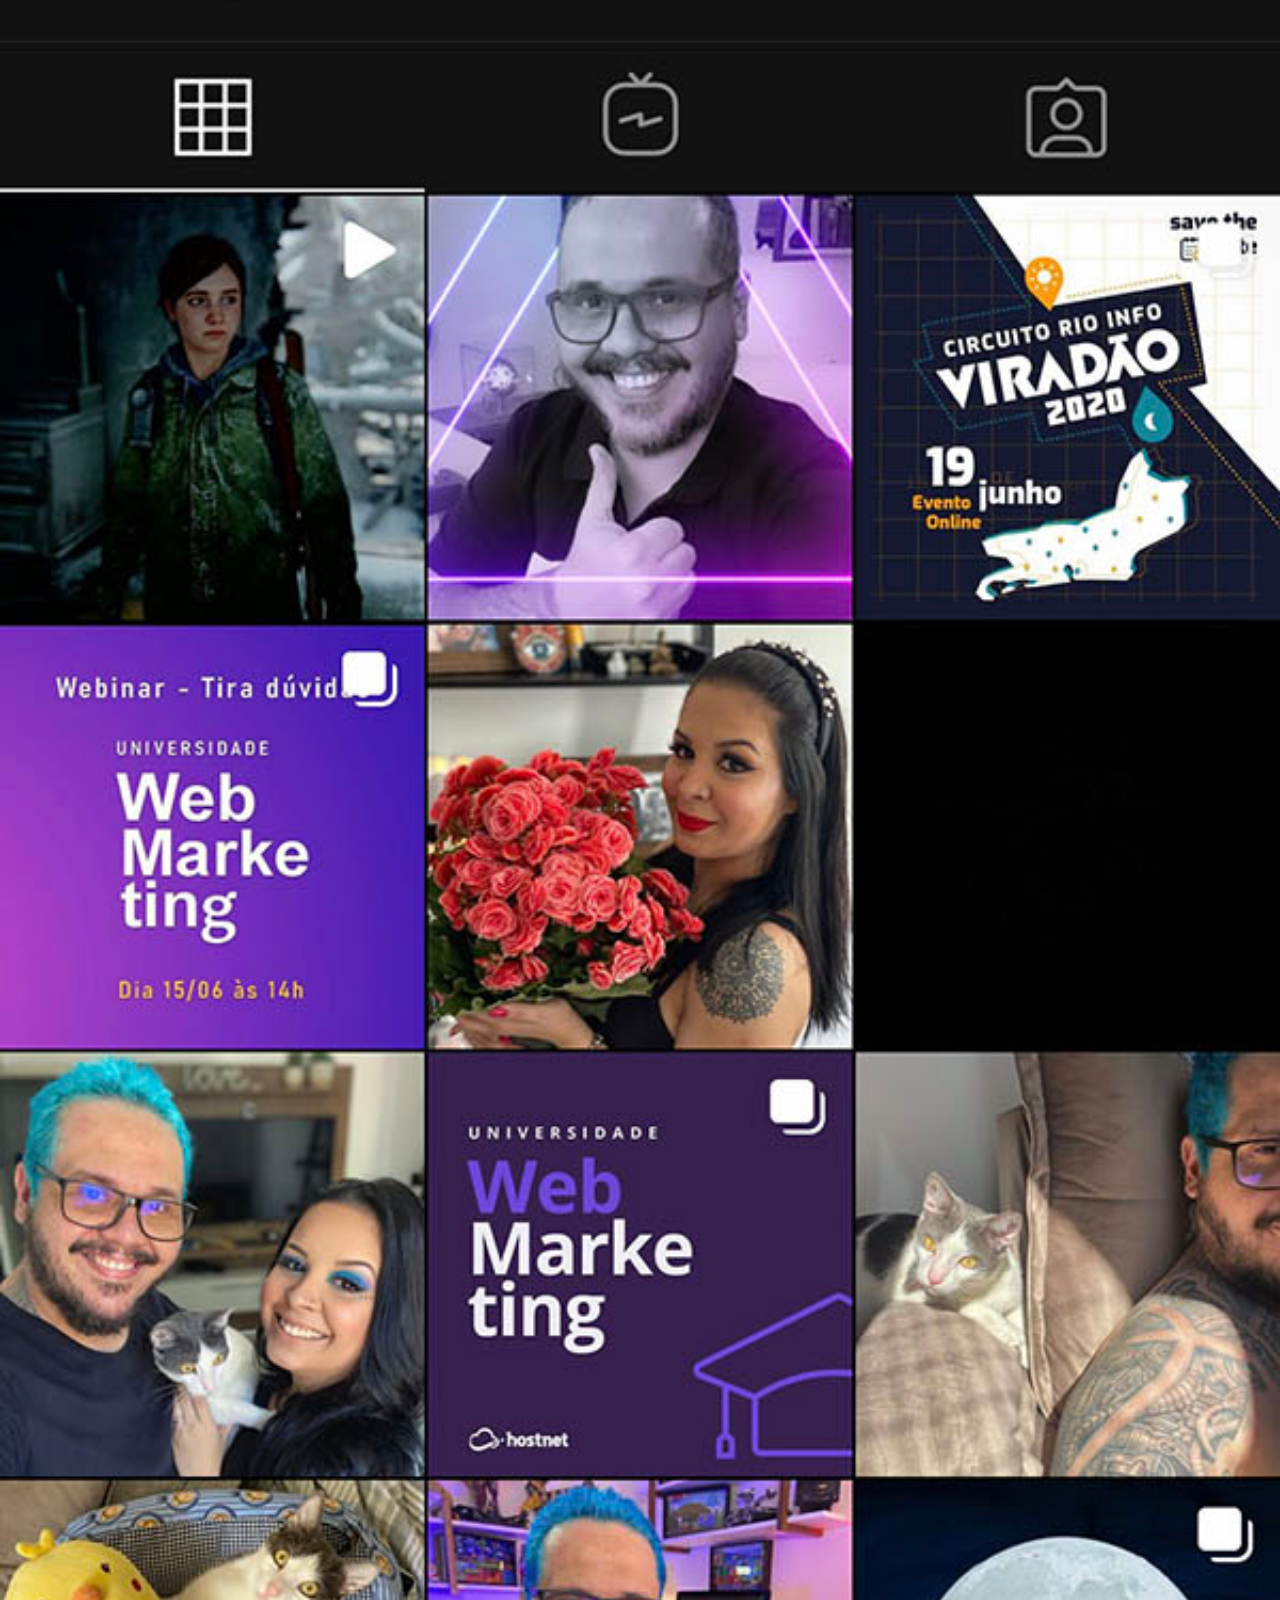
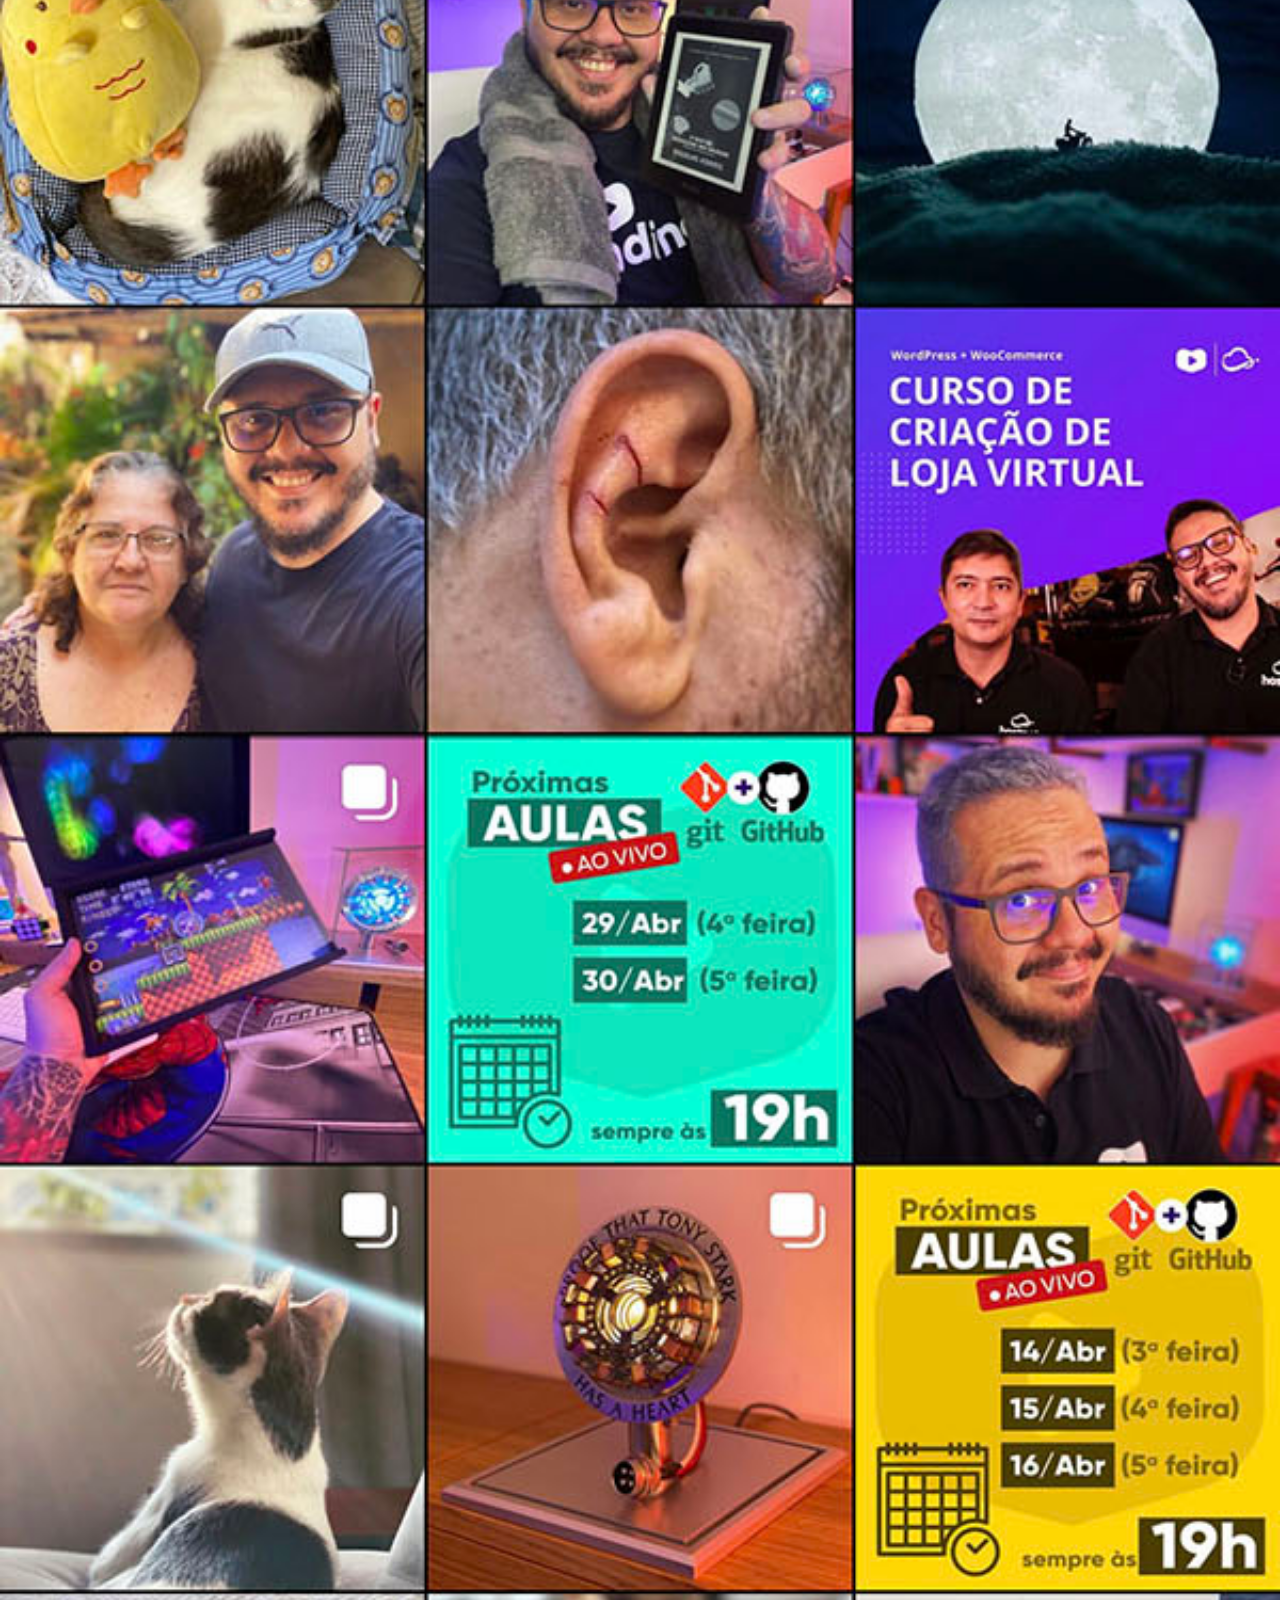
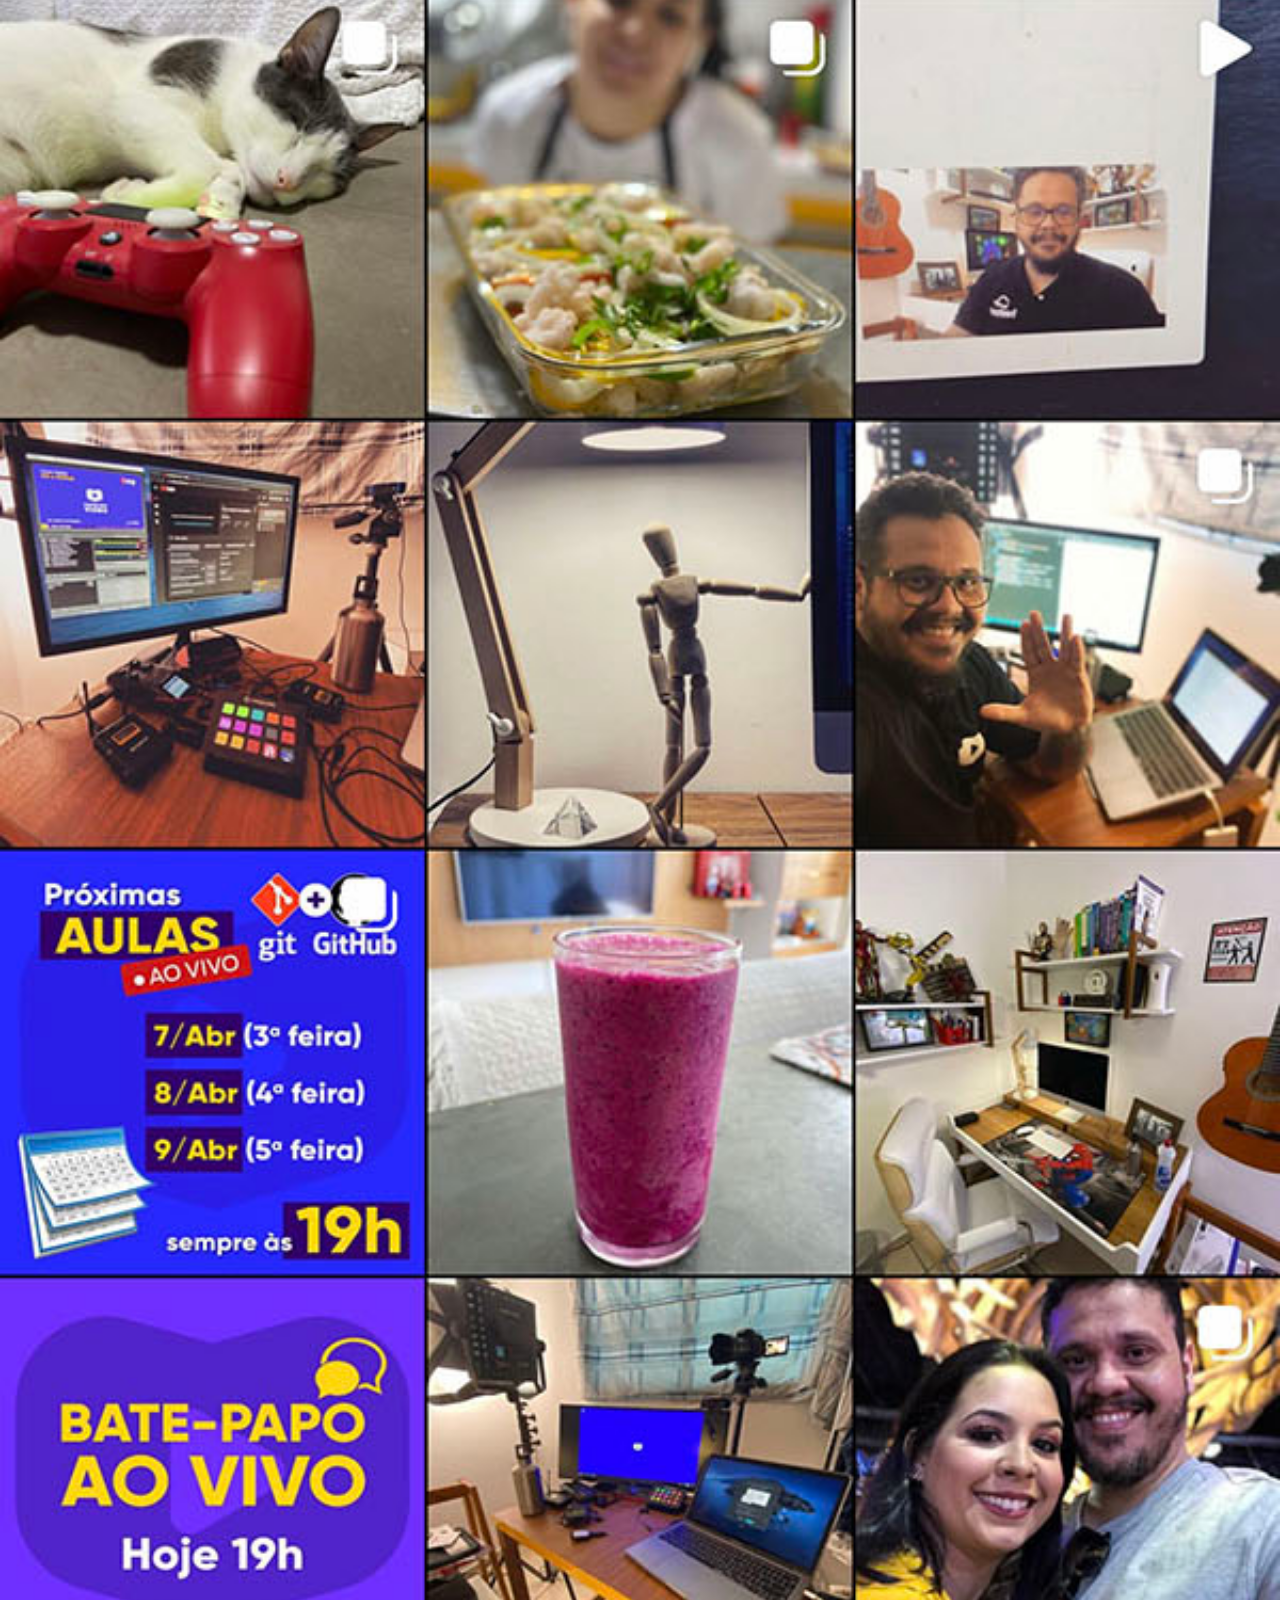
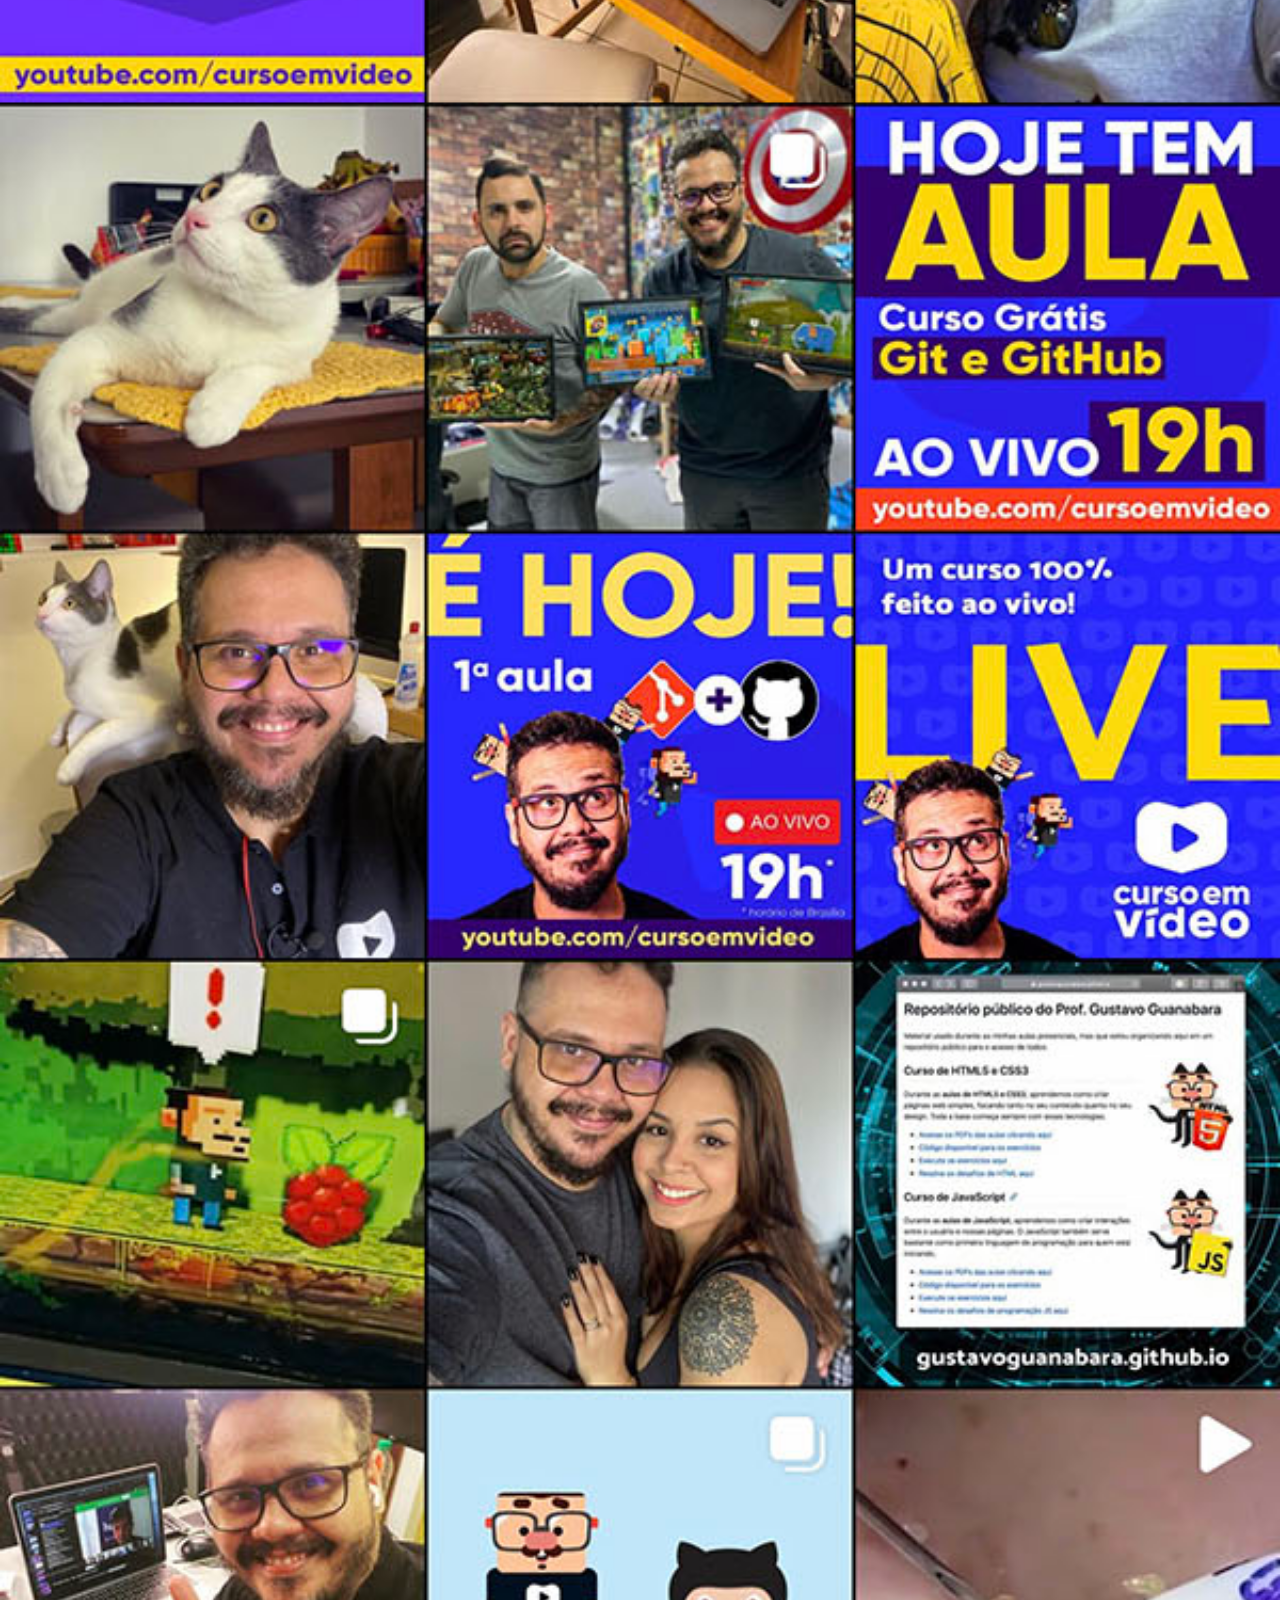
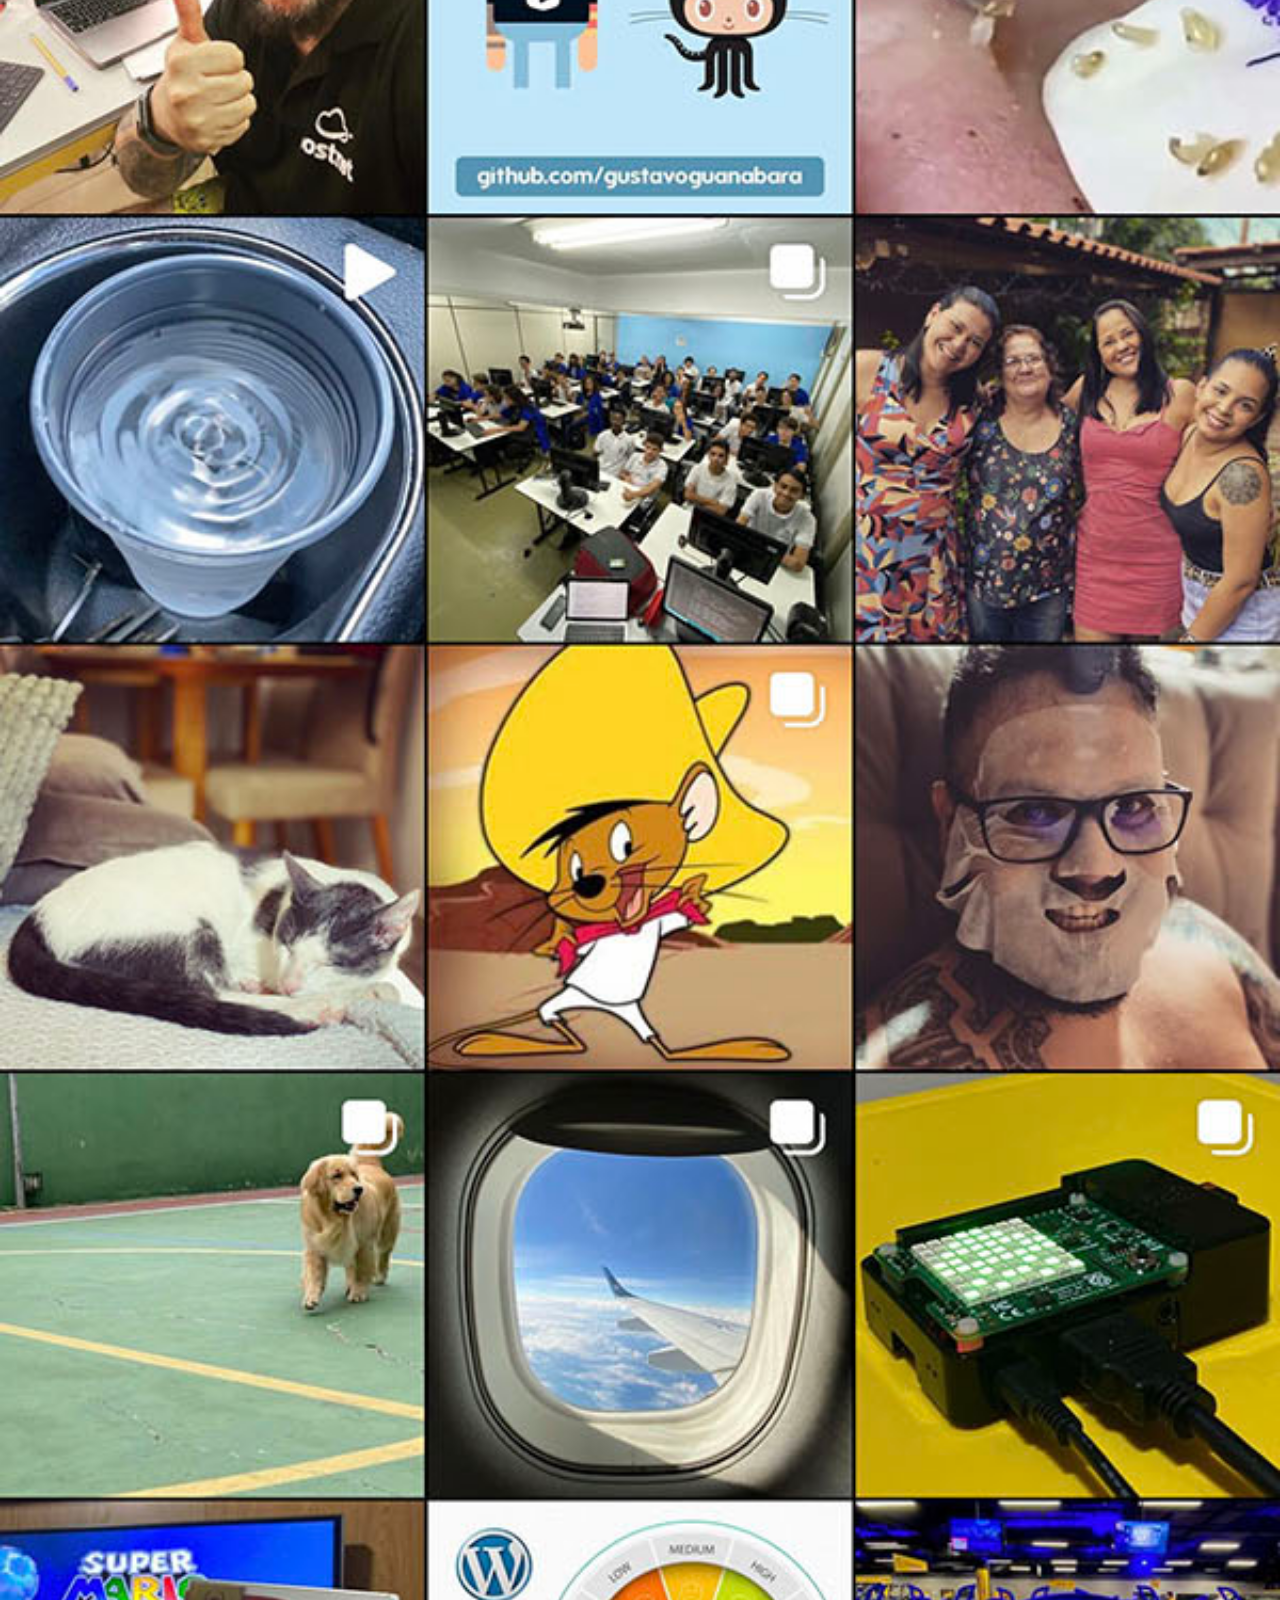
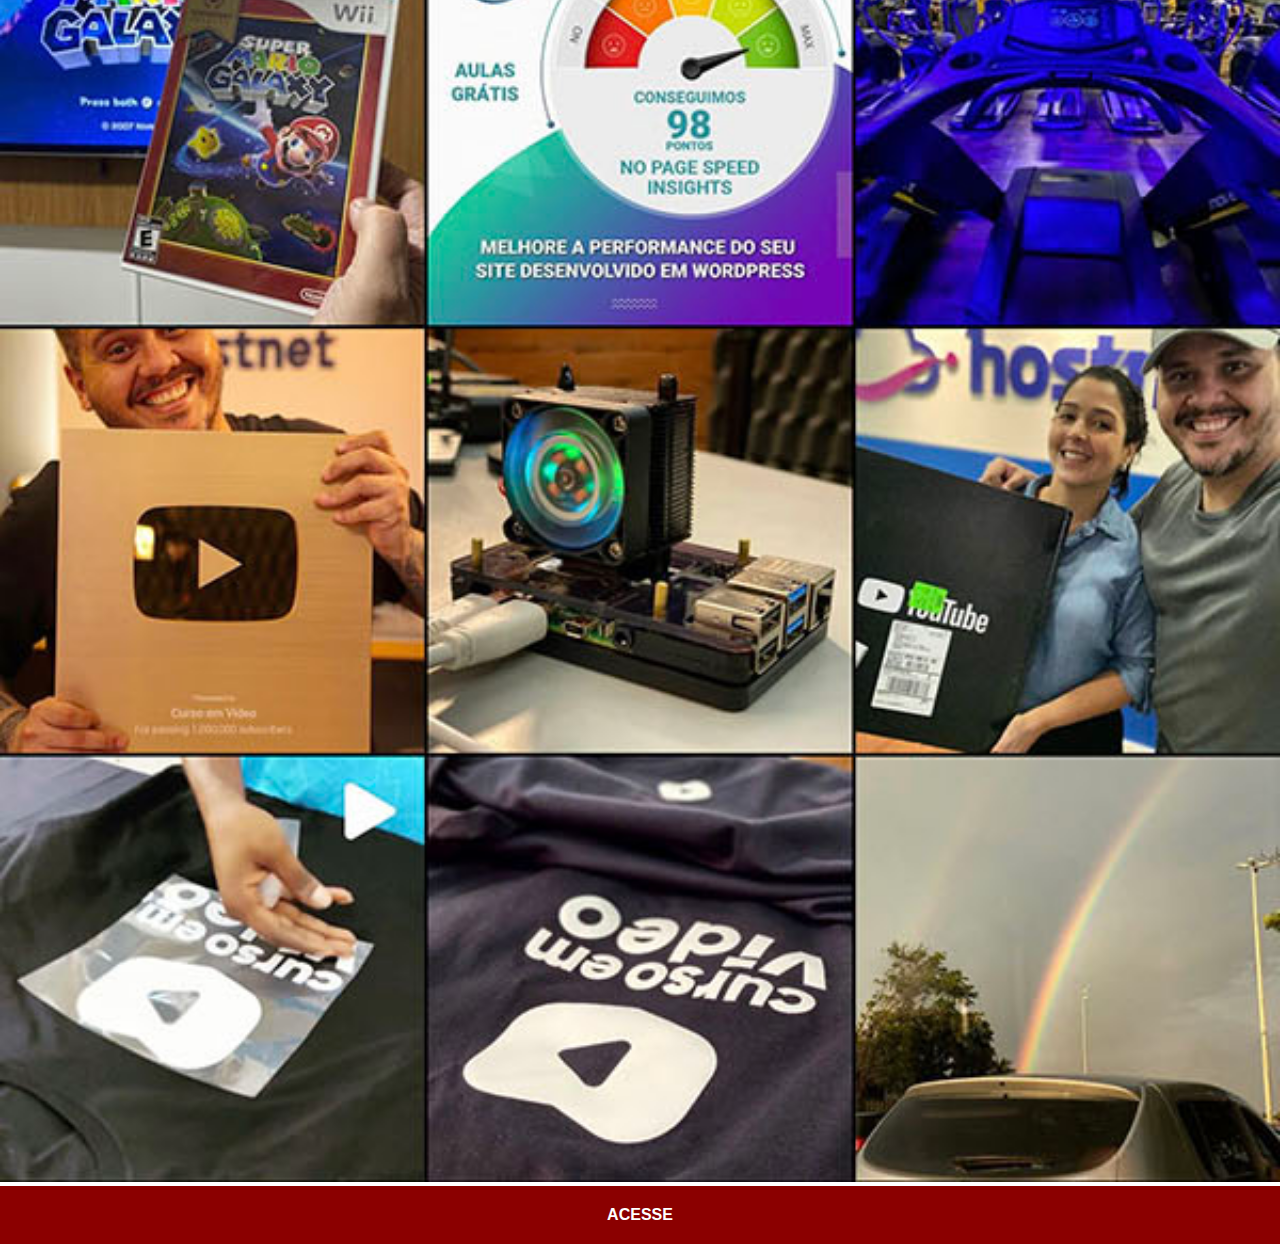
<file: instagram.html>
<!DOCTYPE html>
<html lang="pt-br">
<head>
    <meta charset="UTF-8">
    <meta http-equiv="X-UA-Compatible" content="IE=edge">
    <meta name="viewport" content="width=device-width, initial-scale=1.0">
    <title>Instagram</title>
    <link rel="stylesheet" href="estilos/social.css">
</head>
<body>
    <img src="imagens/tela-instagram.jpg" alt="Instagram">
    <a href="https://www.instagram.com/gustavoguanabara/" target="_blank">ACESSE</a>
</body>
</html>
</file>
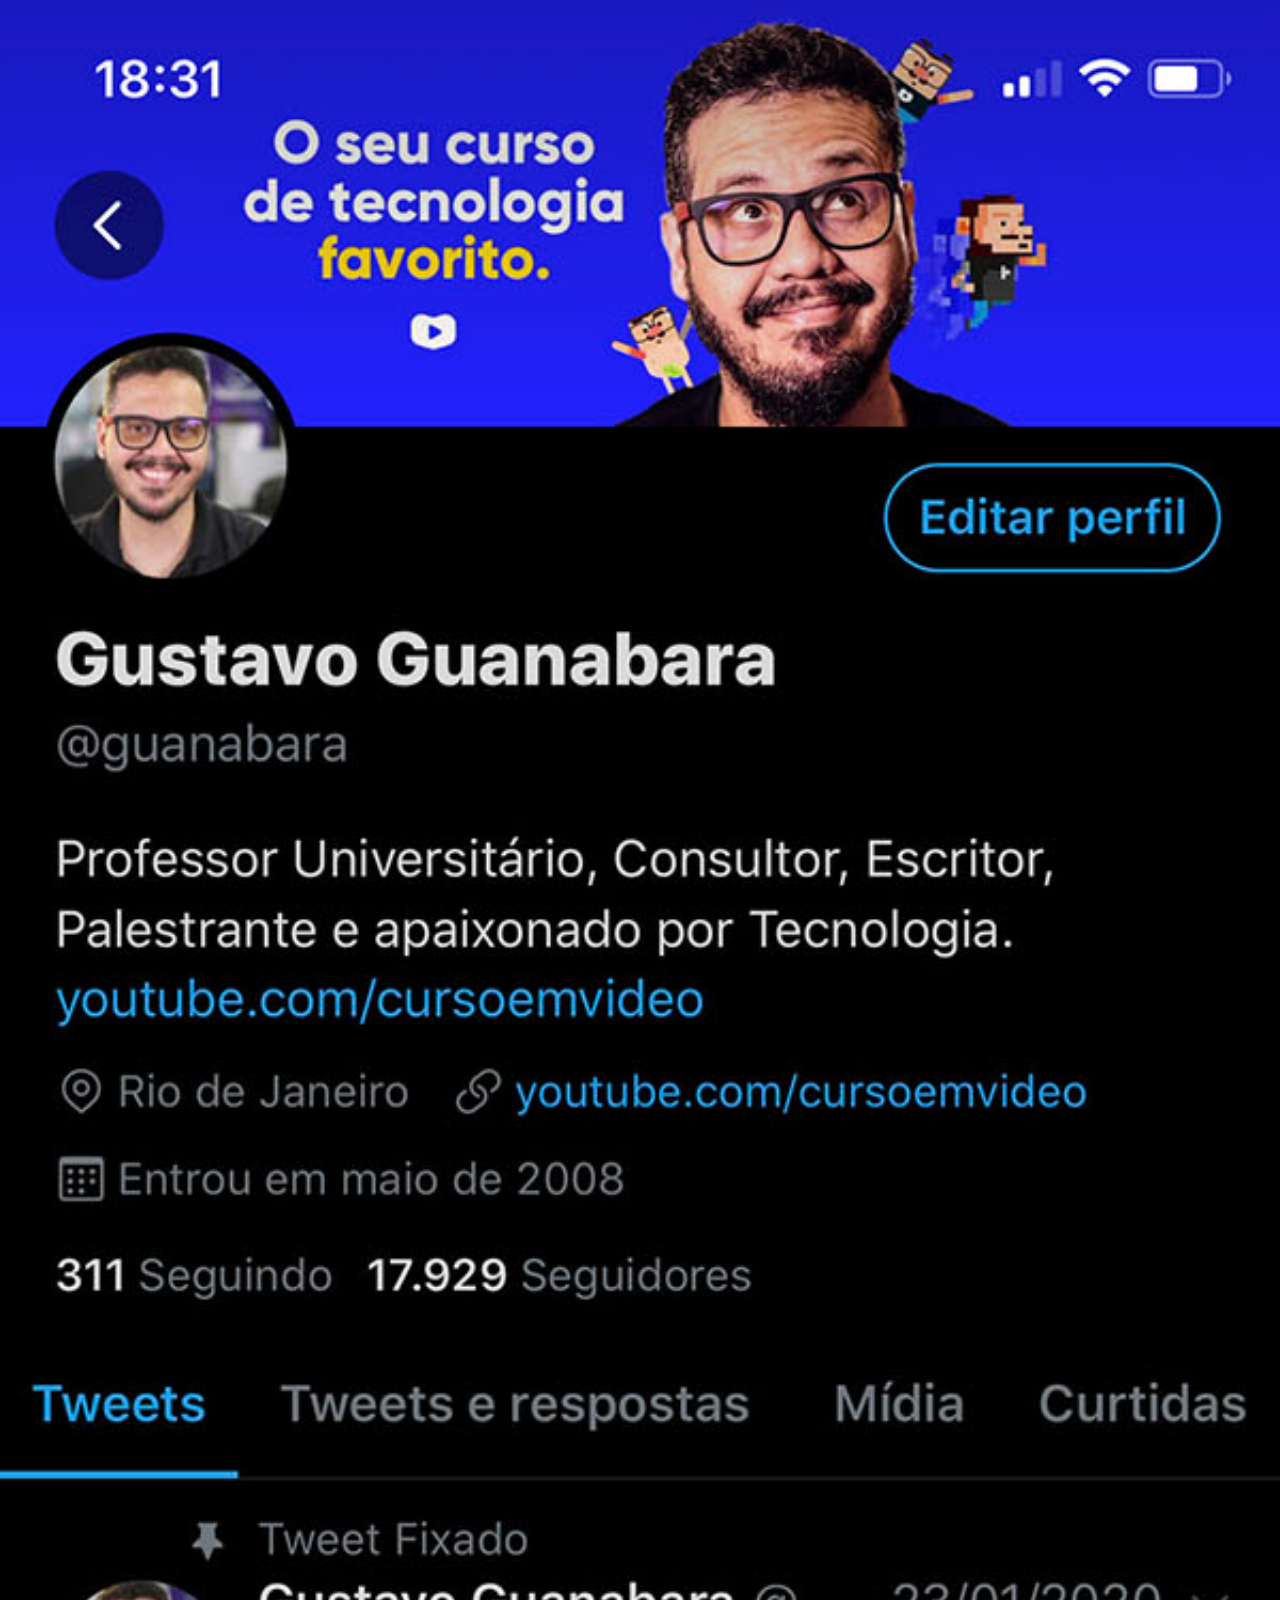
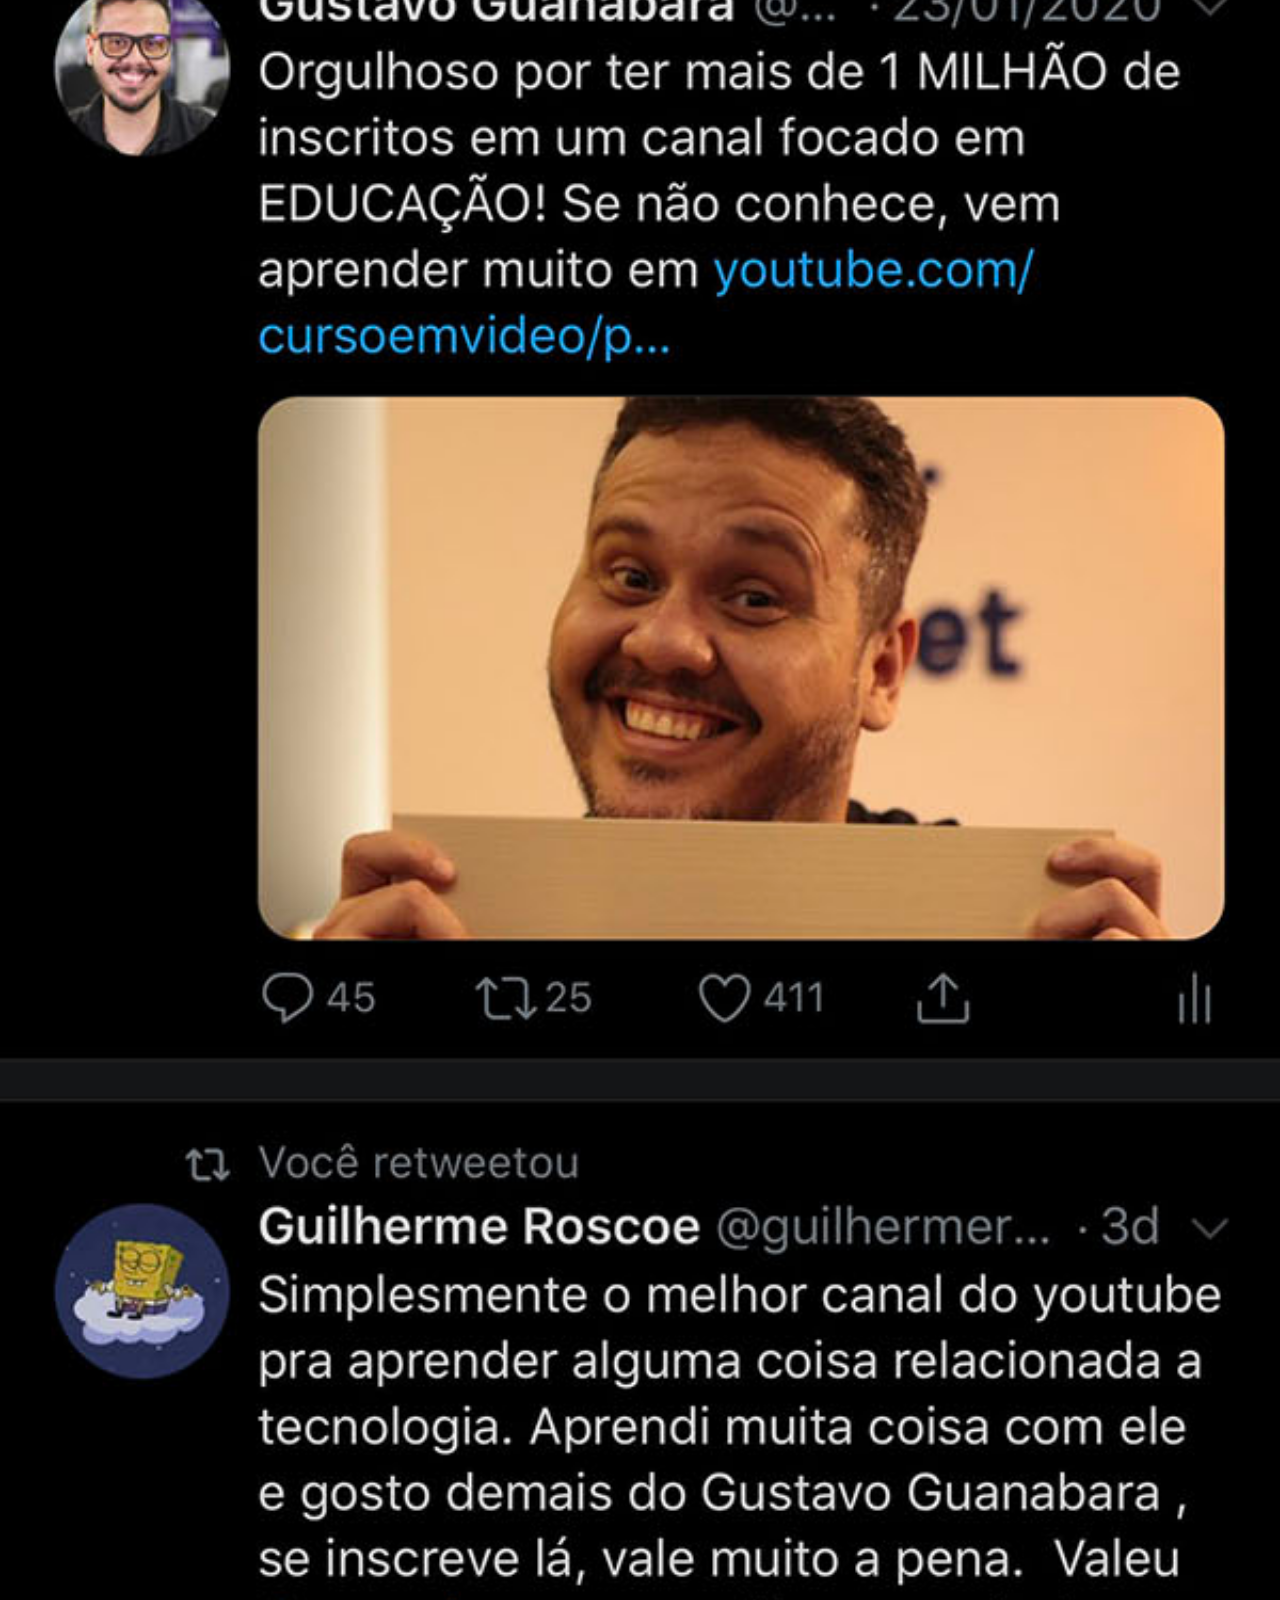
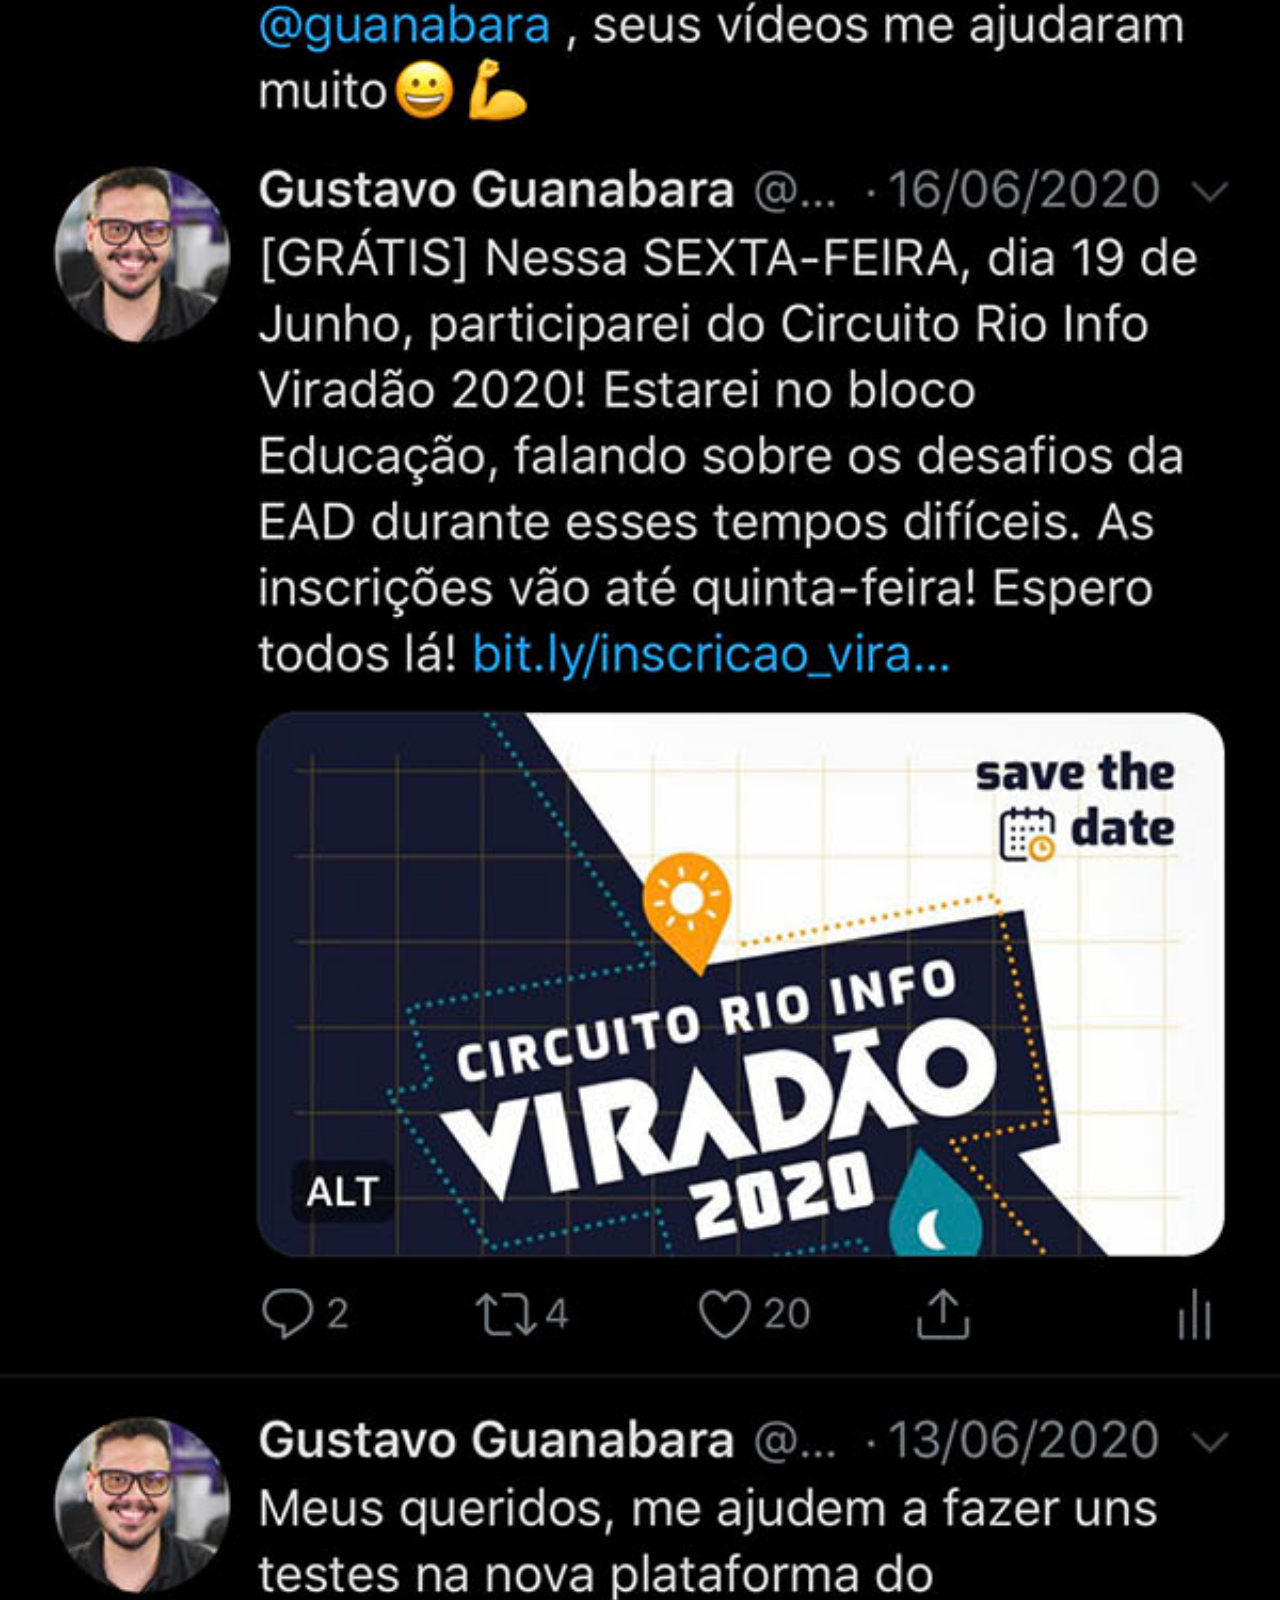
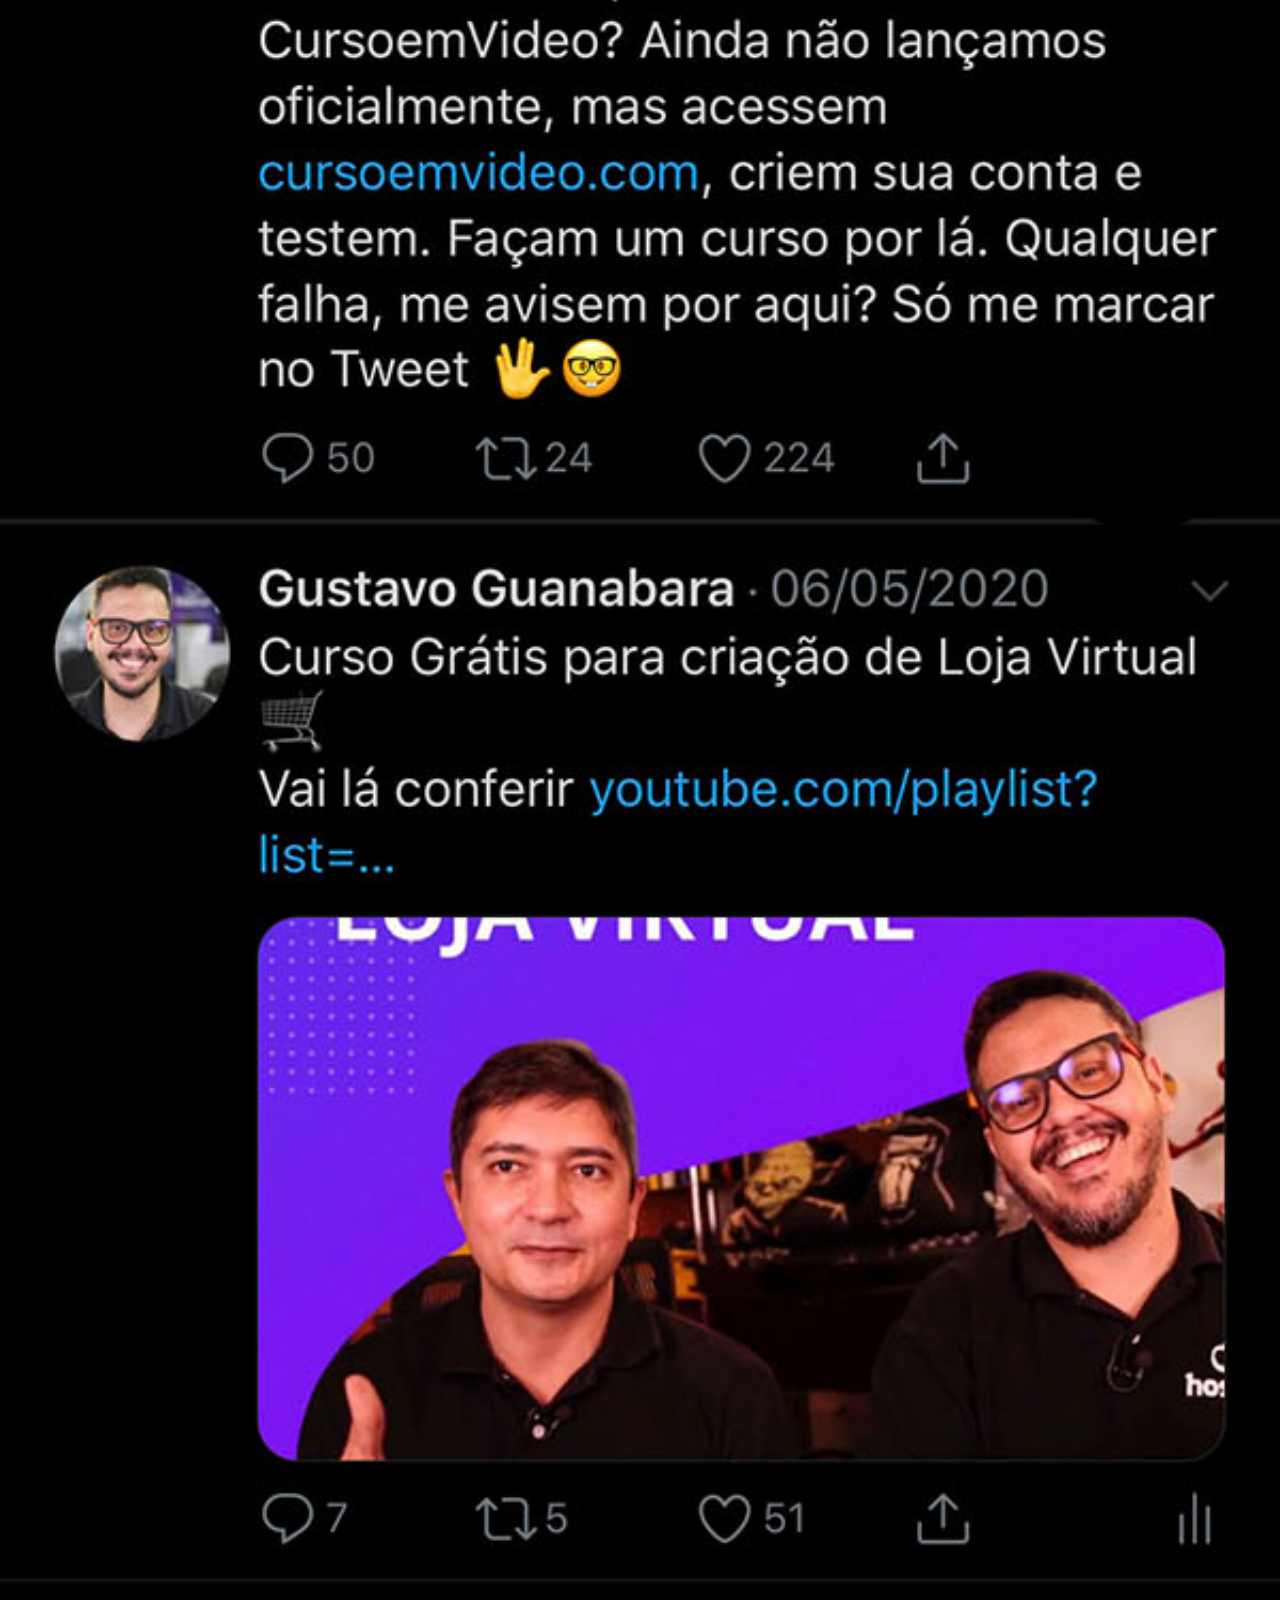
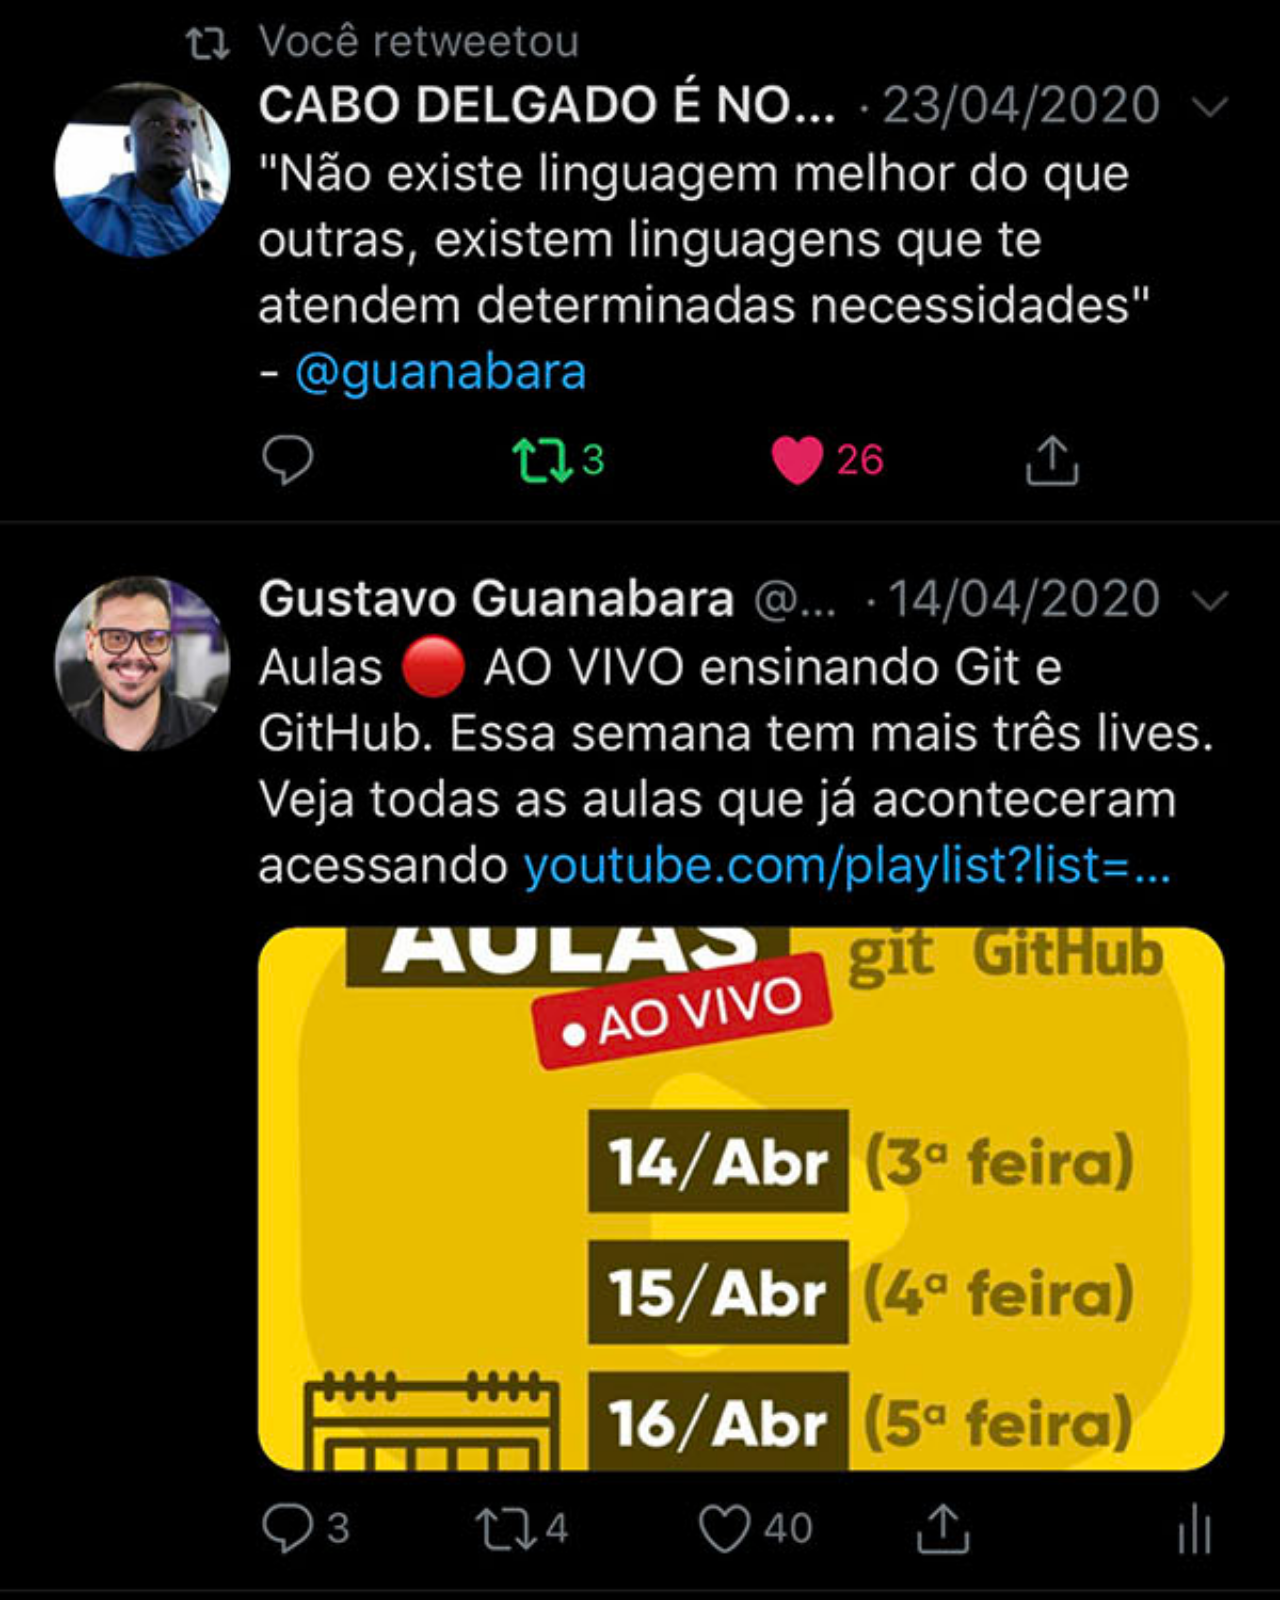
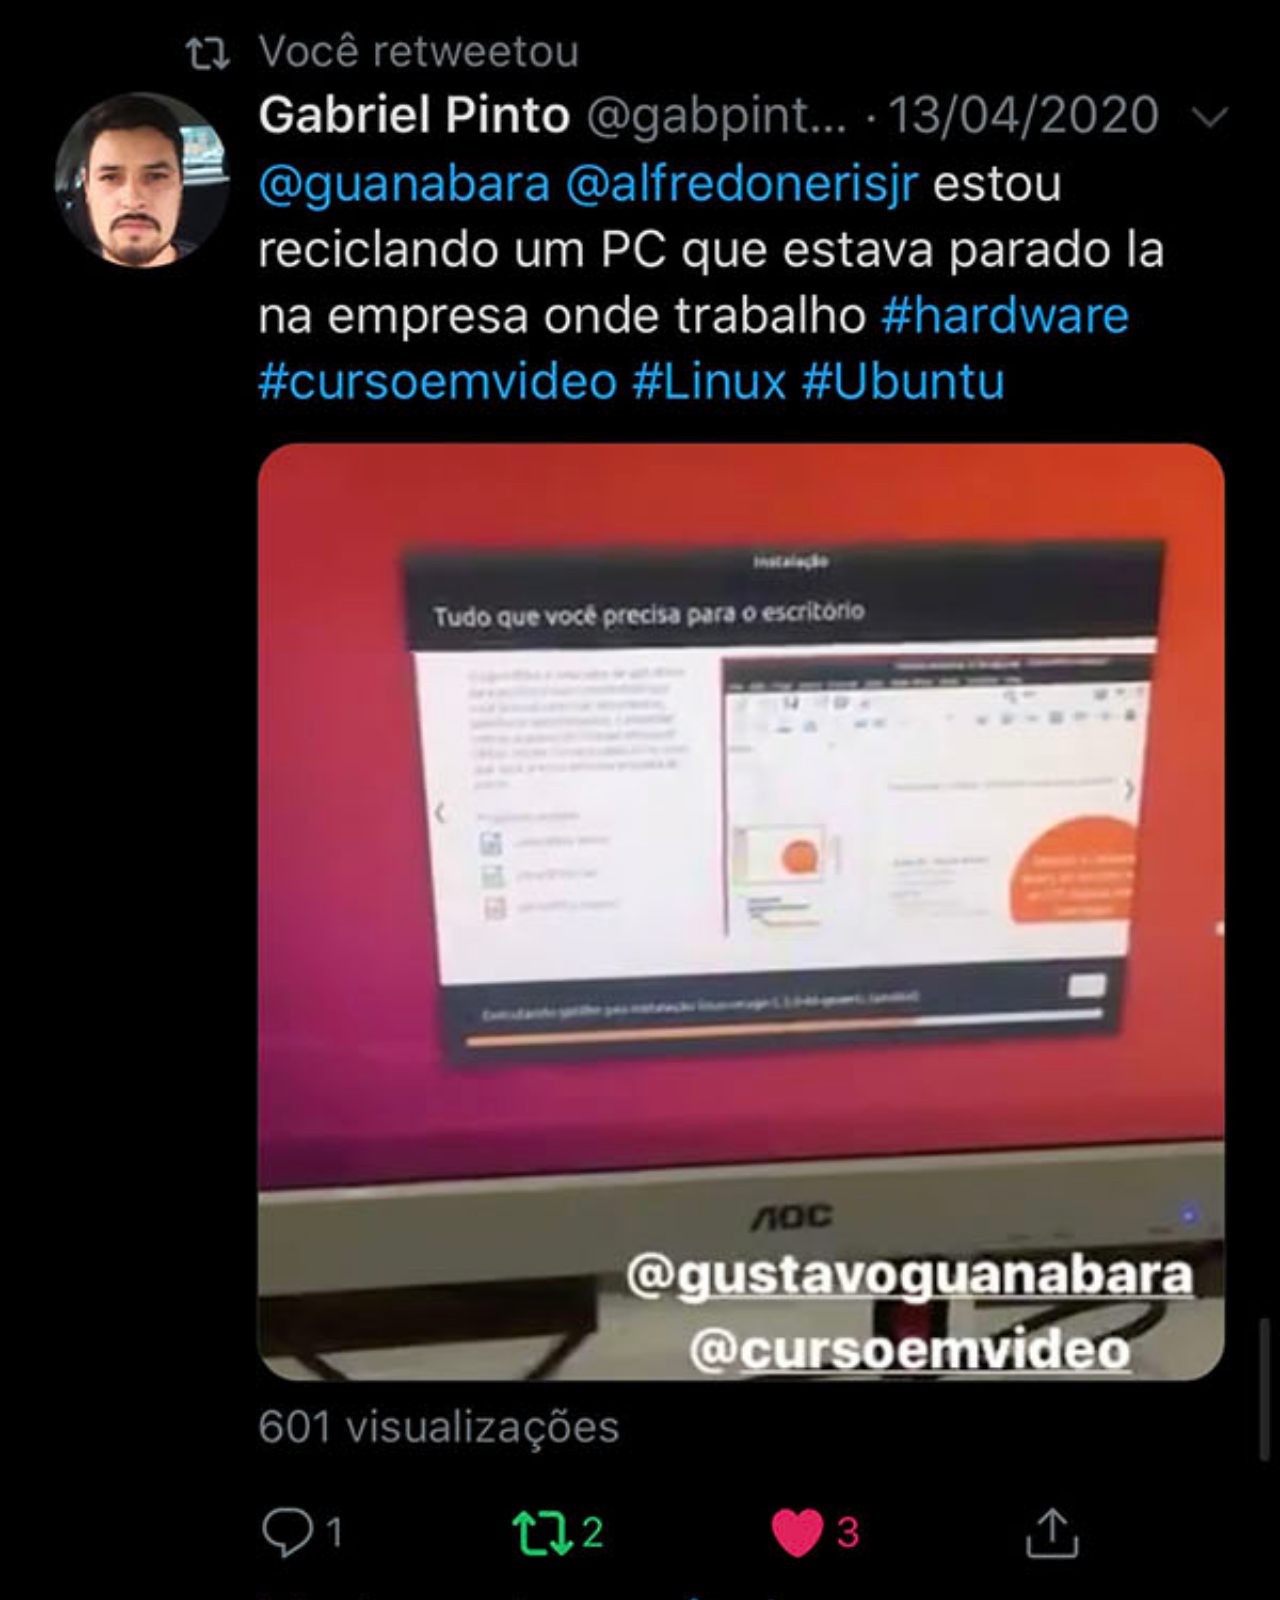
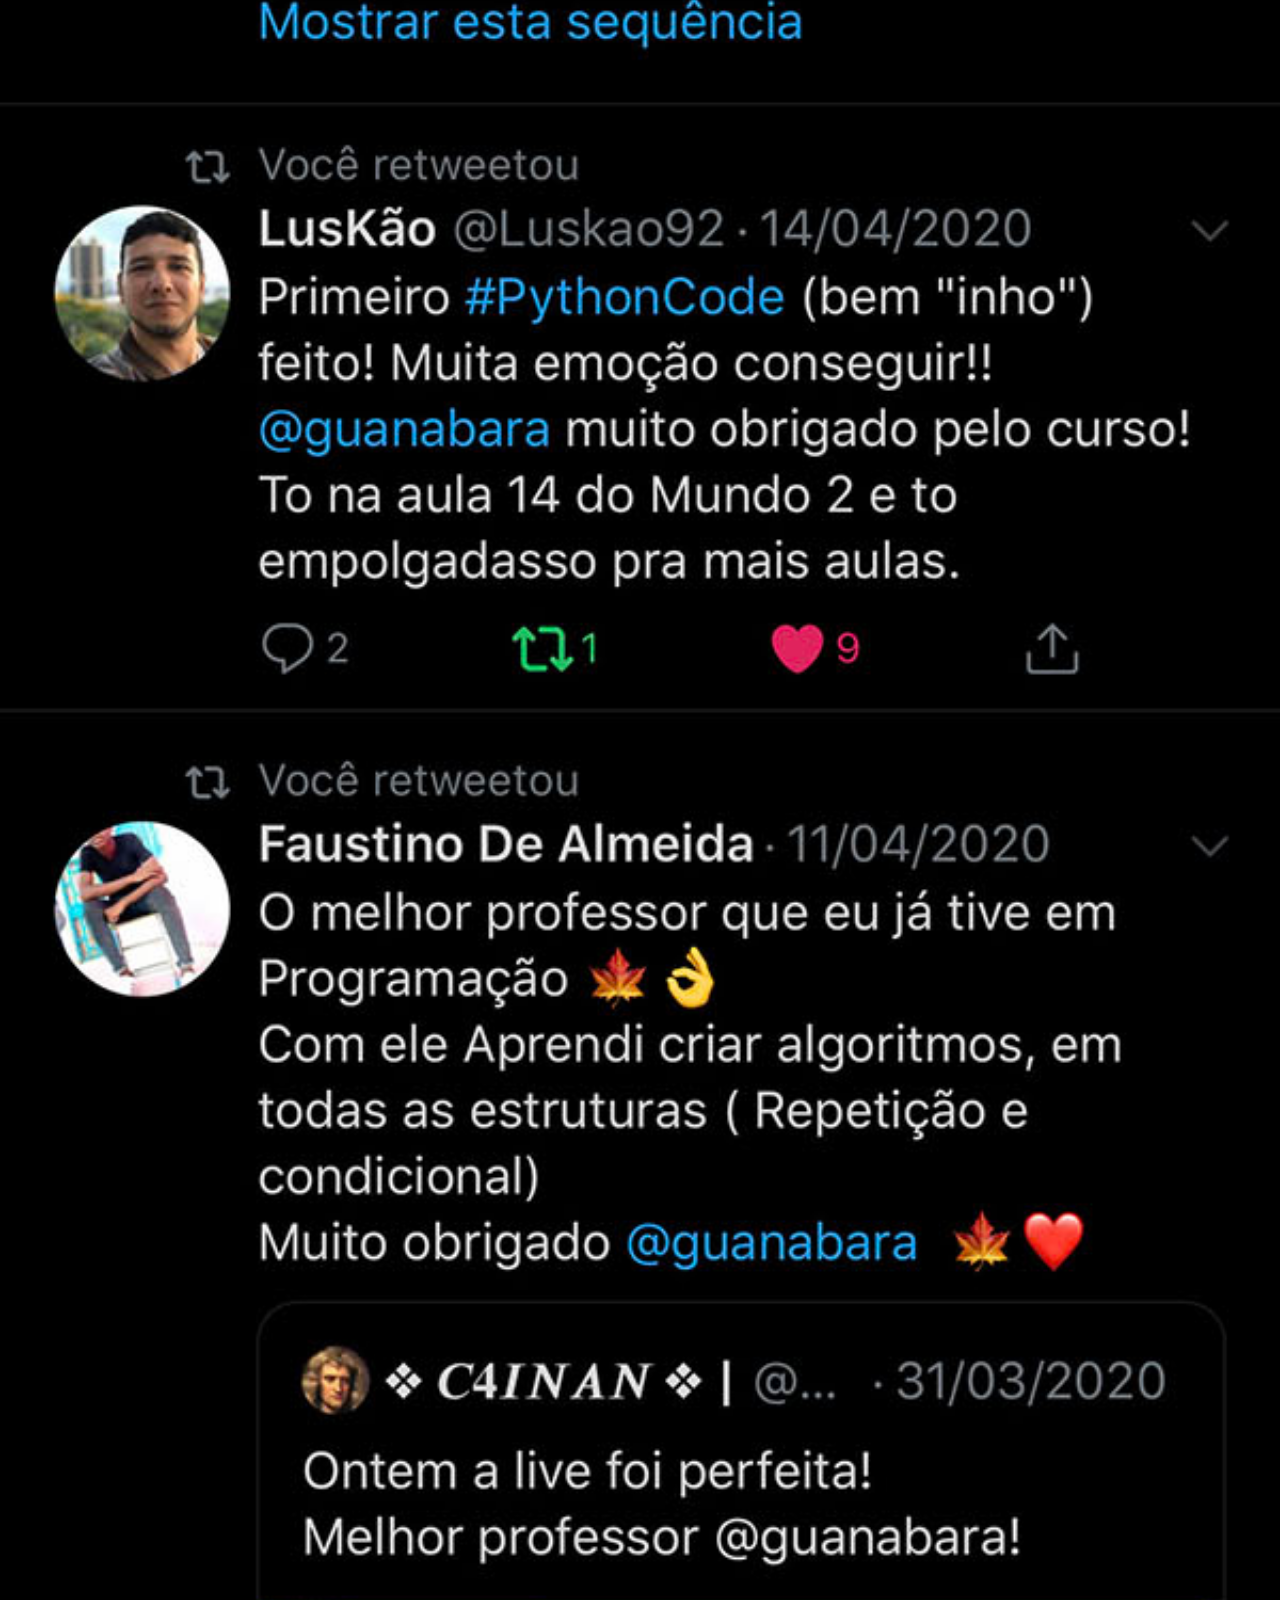
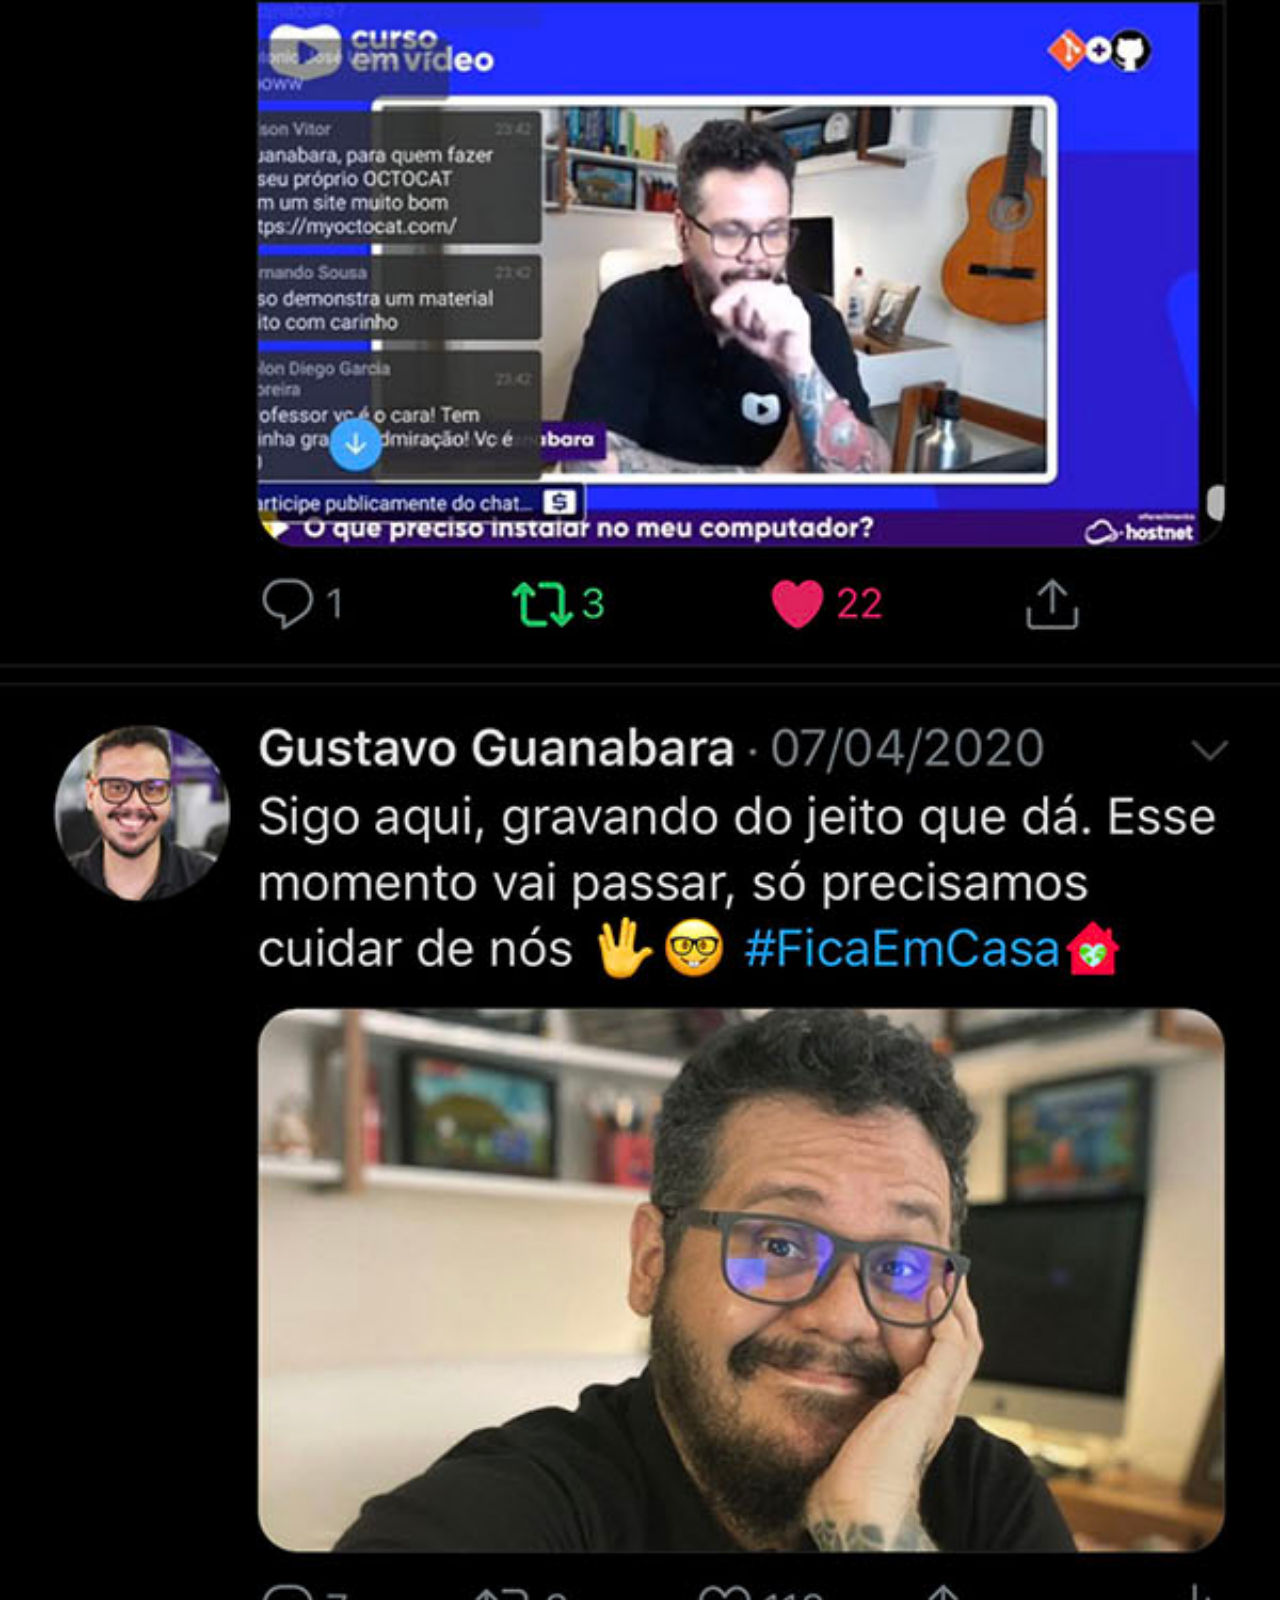
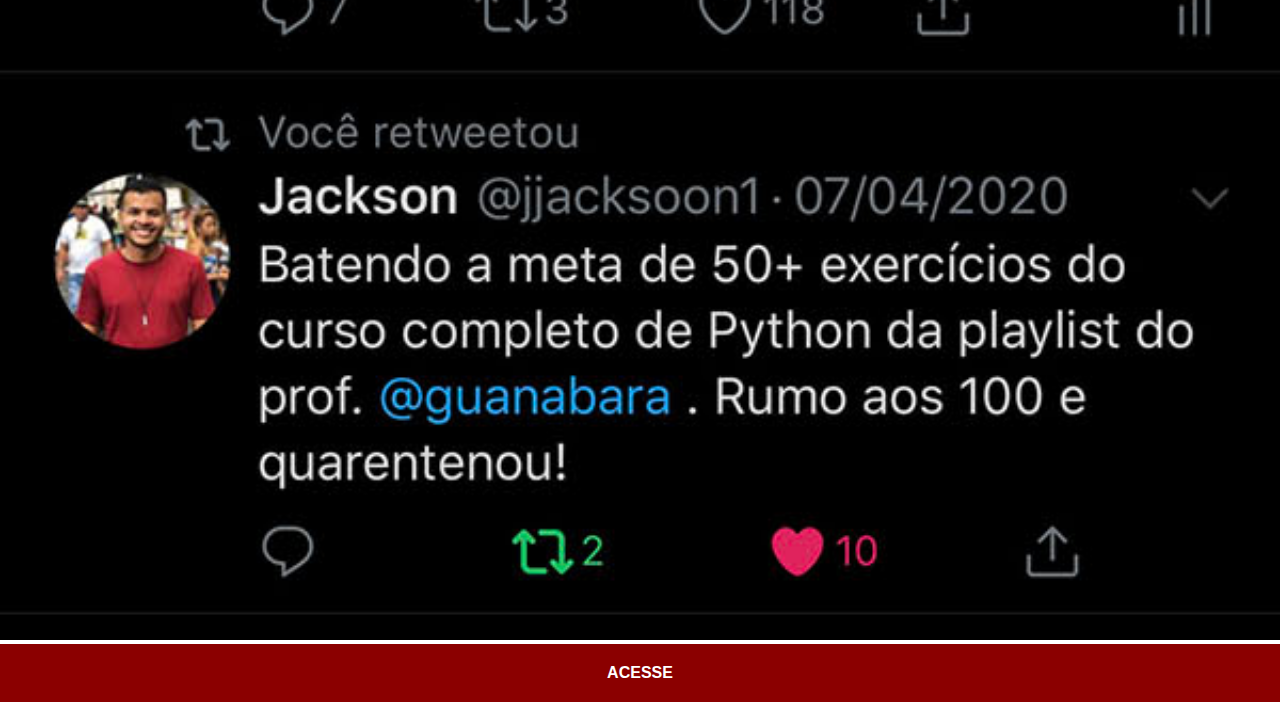
<file: twitter.html>
<!DOCTYPE html>
<html lang="pt-br">
<head>
    <meta charset="UTF-8">
    <meta http-equiv="X-UA-Compatible" content="IE=edge">
    <meta name="viewport" content="width=device-width, initial-scale=1.0">
    <title>Twitter</title>
    <link rel="stylesheet" href="estilos/social.css">
</head>
<body>
    <img src="imagens/tela-twitter.jpg" alt="Twitter">
    <a href="https://twitter.com/guanabara?t=_O3m8Nra3CSI6wZ_Rv1BgQ&s=09" target="_blank">ACESSE</a>
</body>
</html>
</file>
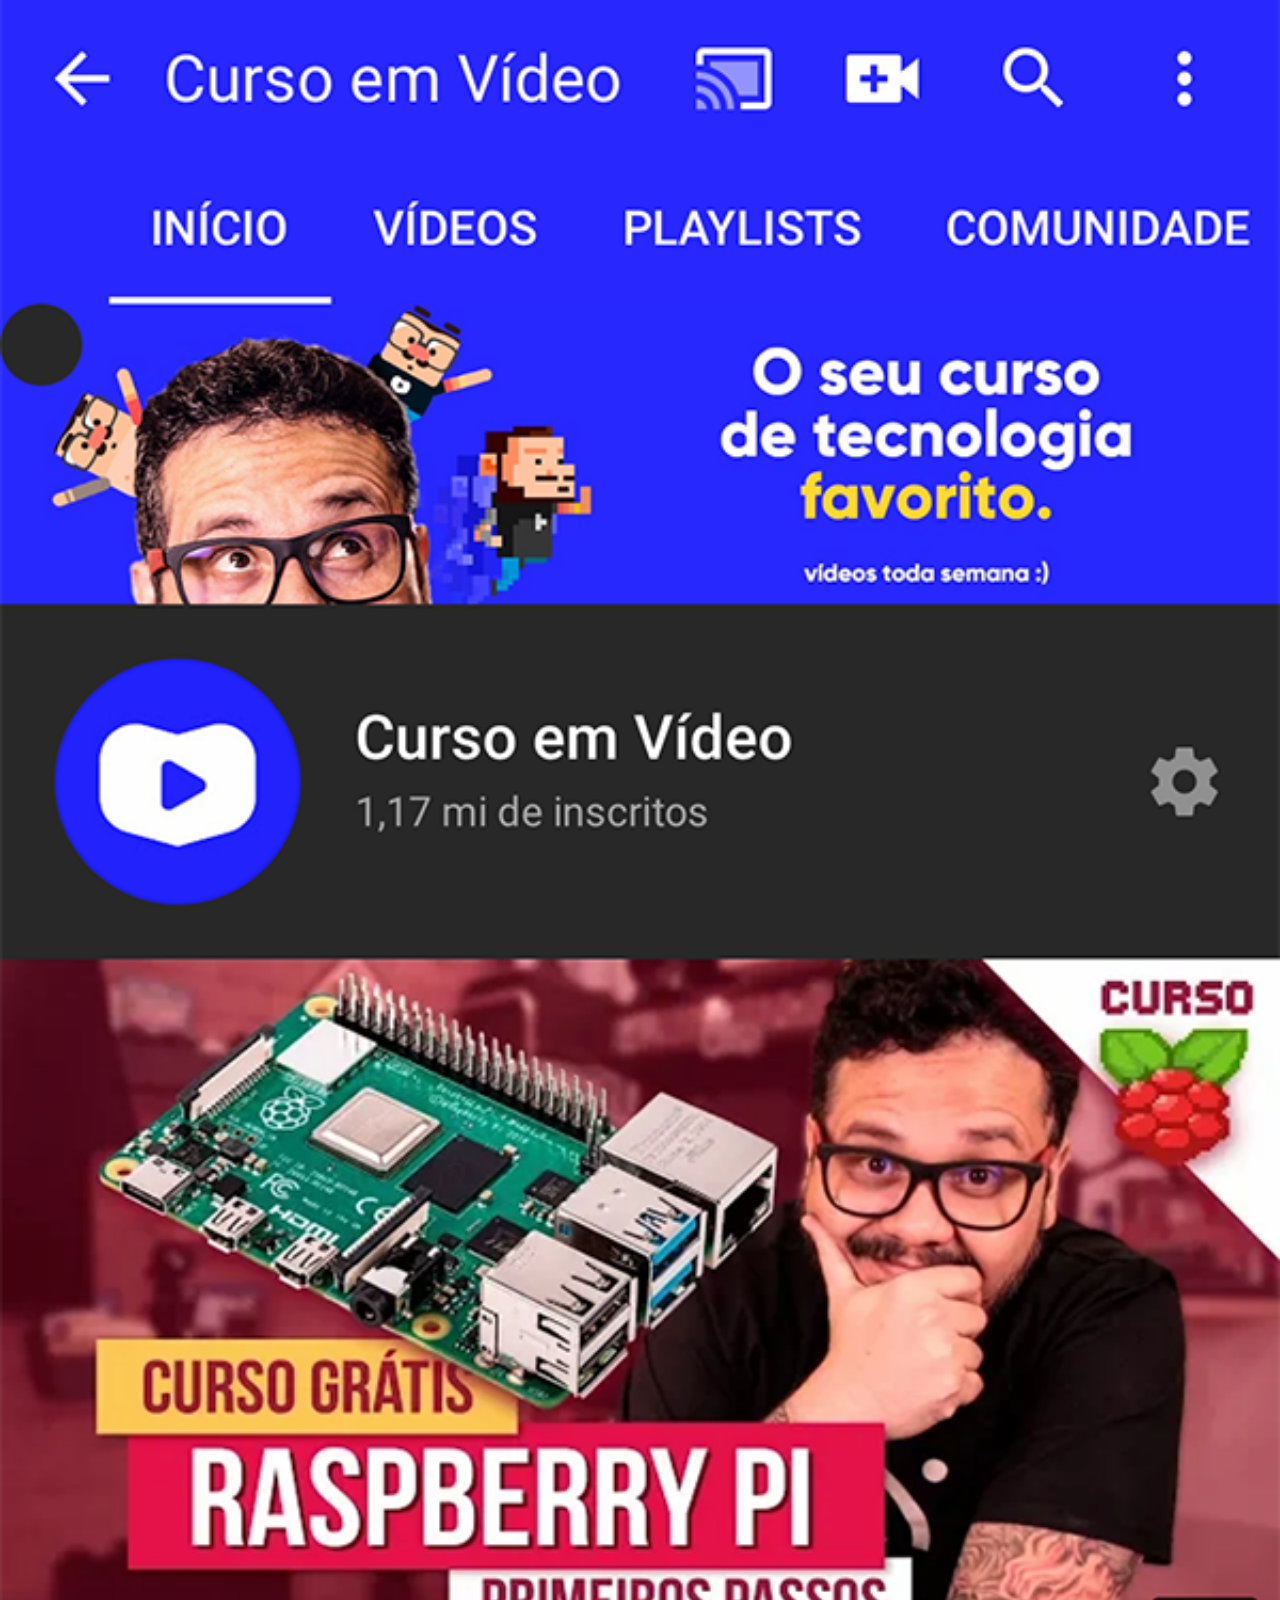
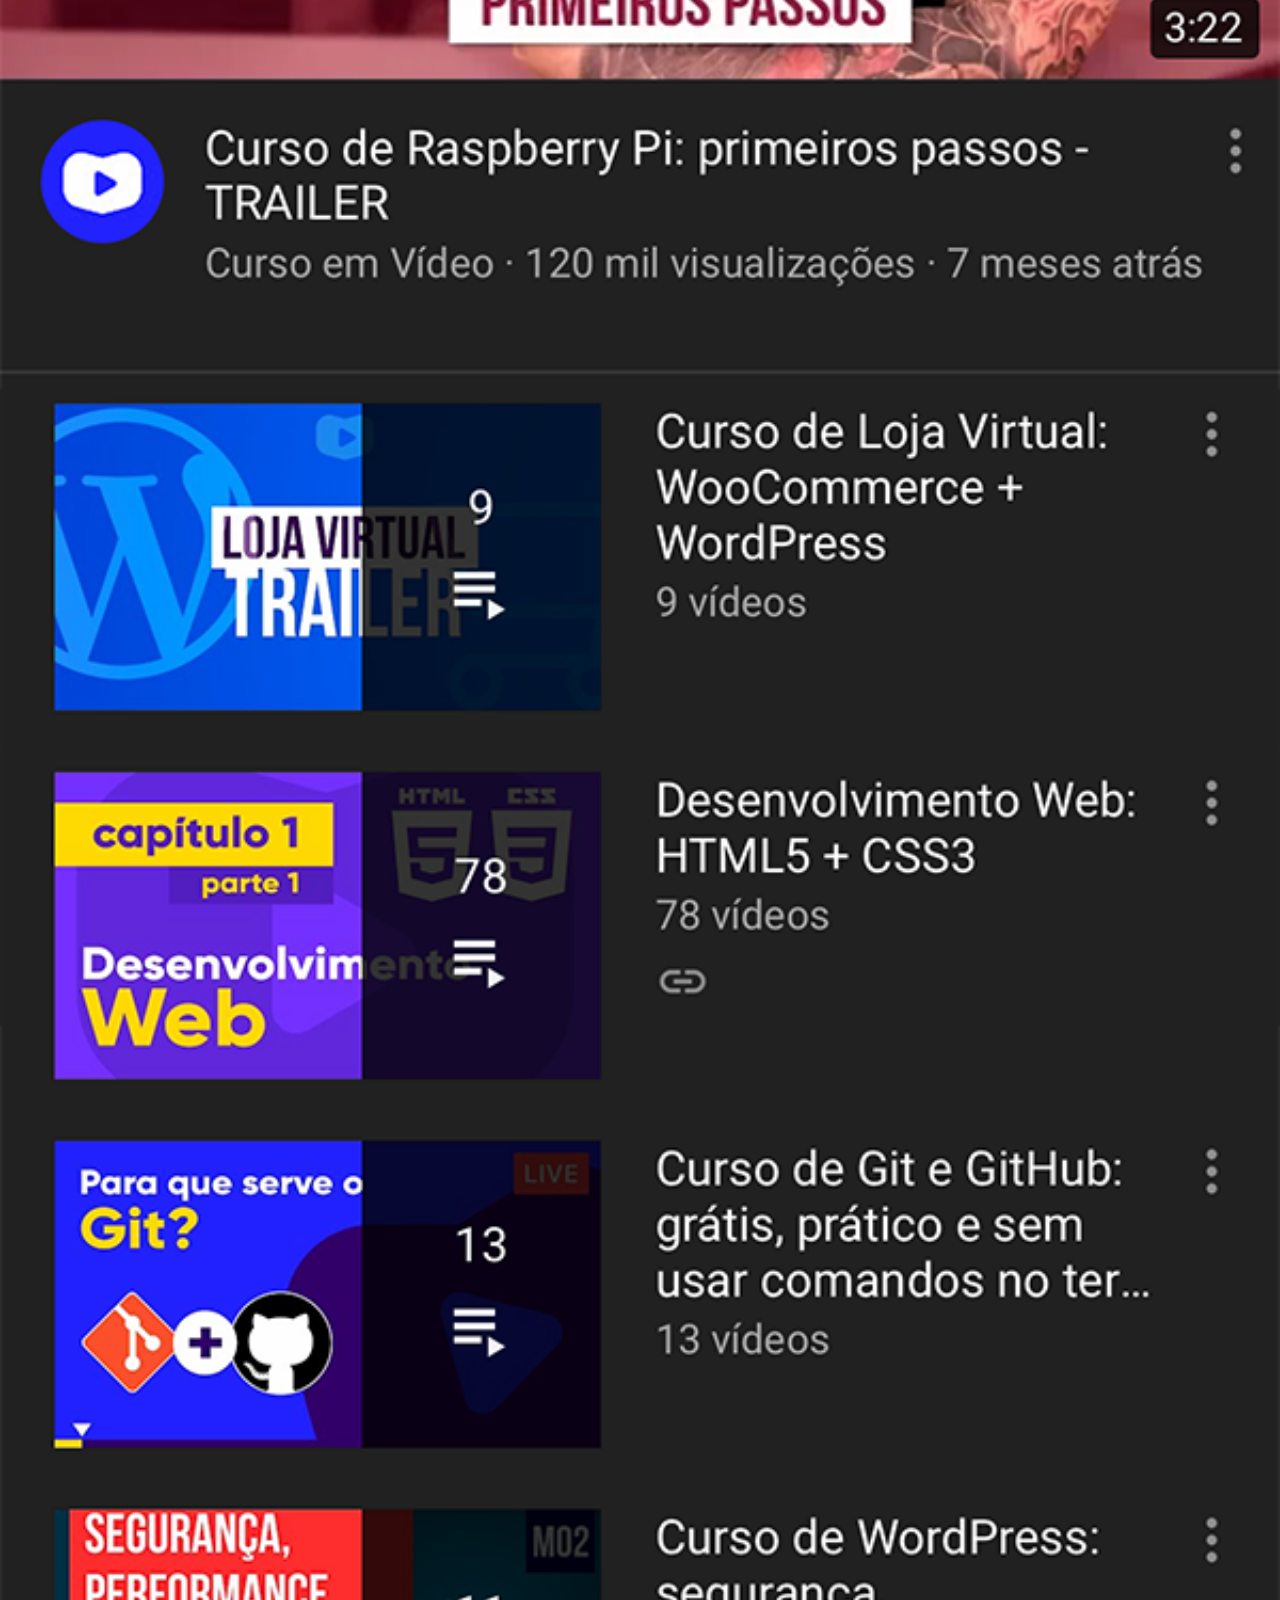
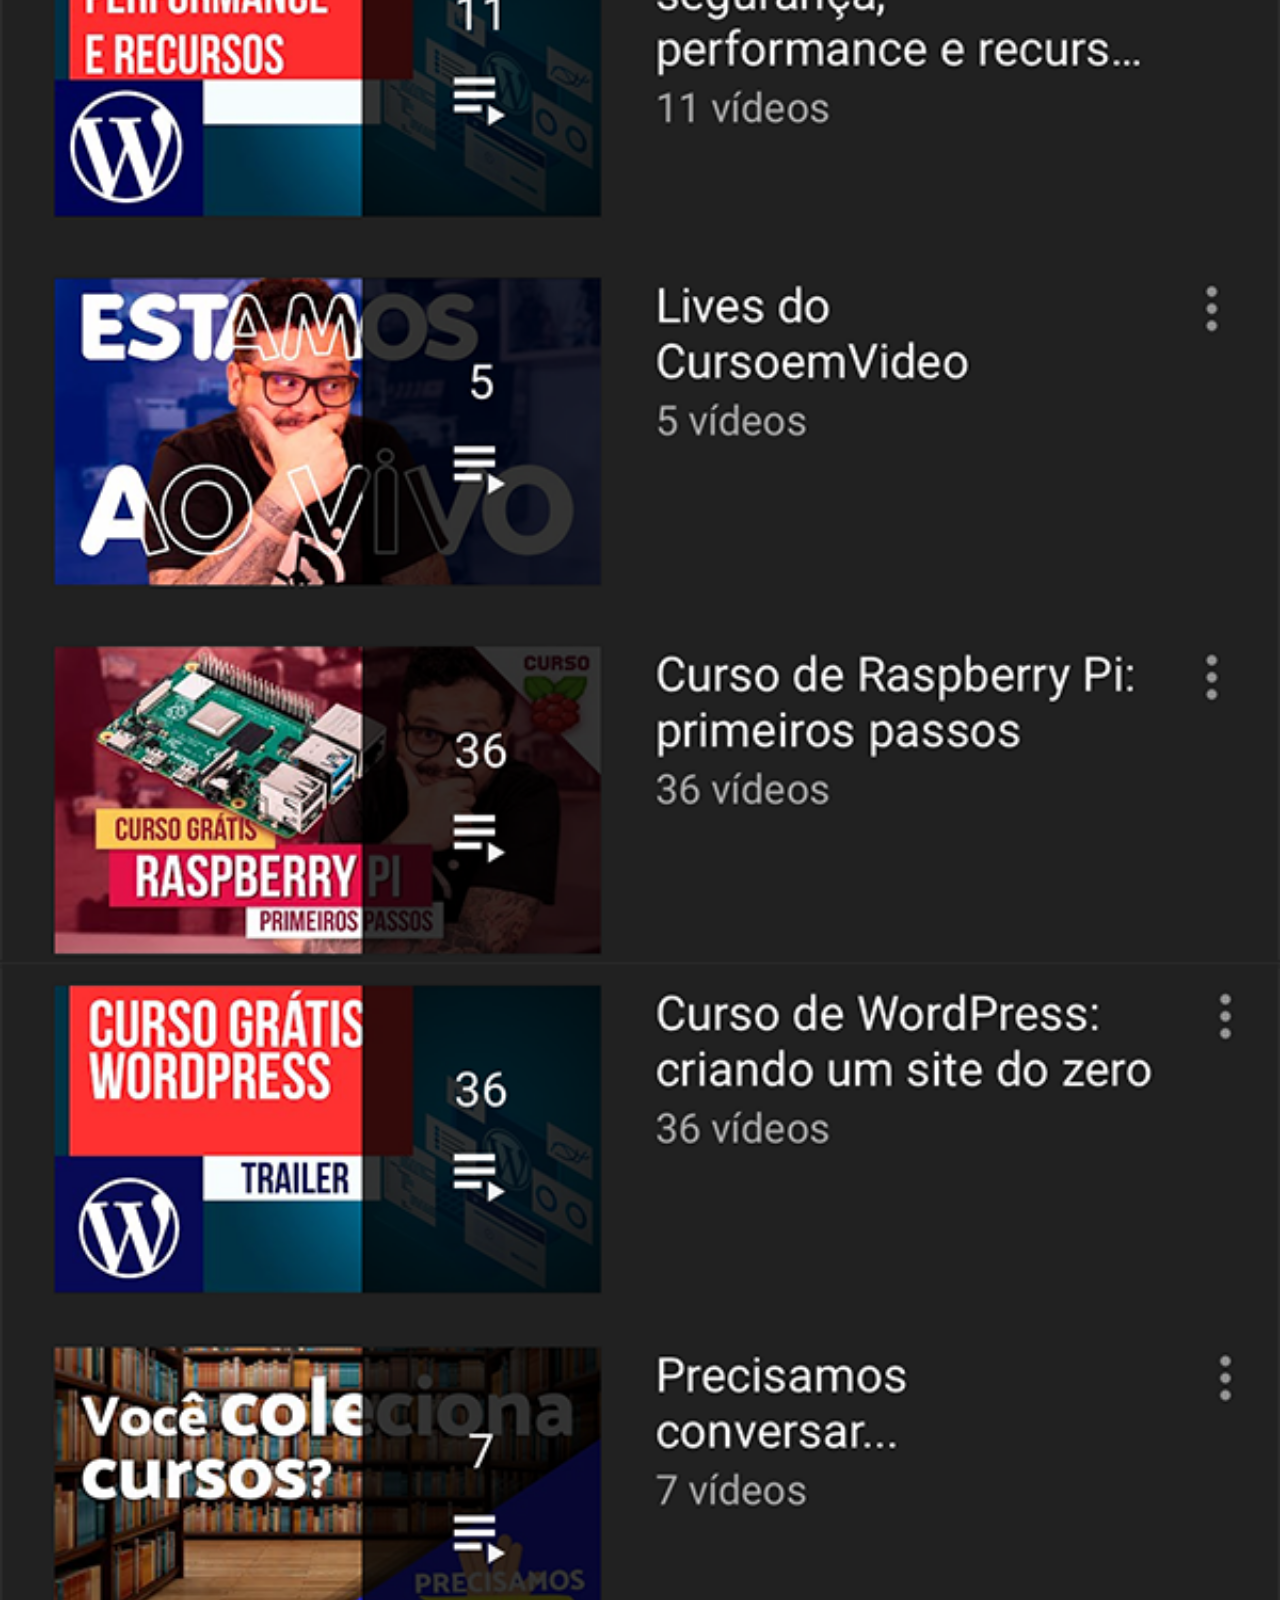
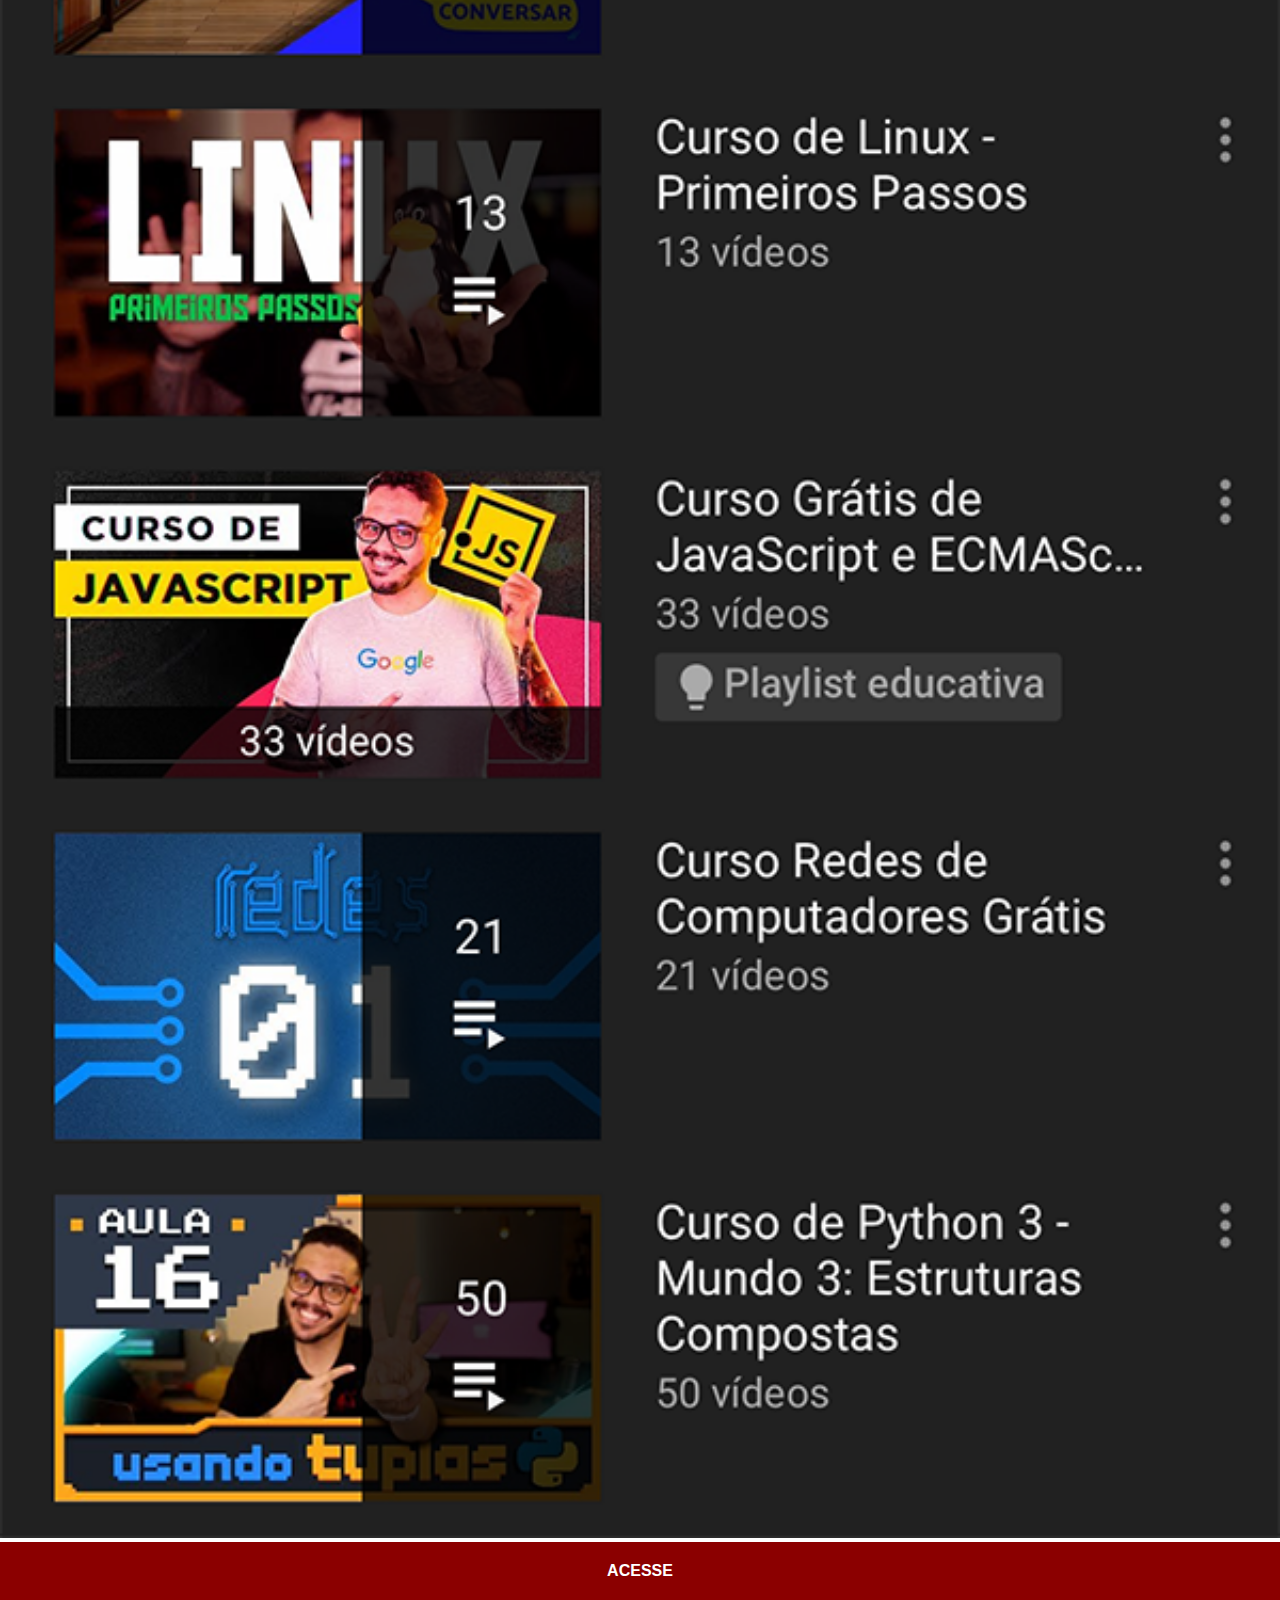
<file: youtube.html>
<!DOCTYPE html>
<html lang="pt-br">
<head>
    <meta charset="UTF-8">
    <meta http-equiv="X-UA-Compatible" content="IE=edge">
    <meta name="viewport" content="width=device-width, initial-scale=1.0">
    <title>Youtube</title>
    <link rel="stylesheet" href="estilos/social.css">
</head>
<body>
    <img src="imagens/tela-youtube.png" alt="Youtube">
    <a href="https://www.youtube.com/c/CursoemVídeo" target="_blank">ACESSE</a>
</body>
</html>
</file>
<file: estilos/style.css>
@charset "UTF-8";

*{
    margin: 0px;
    padding: 0px;
    font-family: Arial, Helvetica, sans-serif;
}

html, body{
    height: 100vh;
    width: 100vw;
    background-color: black;
}

body{
    background: url(../imagens/fundo-madeira.jpg) no-repeat top center;
    background-size: cover;
    background-attachment: fixed;
}

main{
    position: relative;
    height: 100vh;
}

section#telefone{
    /*Centraliza o conteúdo sempre no meio da página*/
    position: absolute;
    top: 50%;
    left: 50%;
    transform: translate(-50%, -50%);

    height: 627px;
    width: 311px;
    background: url(../imagens/frame-iphone.png) no-repeat;
}

iframe#tela{
    position: relative;
    top: 80px;
    left: 22px;
    width: 267px;
    height: 471px;
}

section#redes-sociais{
    text-align: right;
}

section#redes-sociais > a > img{
    width: 50px;
    margin: 10px;
    border-radius: 50%;
    box-shadow: 2px 2px 5px rgba(0, 0, 0, 0.404);
    box-sizing: border-box; /*Faz a borda fazer parte da caixa*/
}

section#redes-sociais img:hover{
    border: 2px solid rgba(255, 255, 255, 0.637);
    transform: translate(-3px, -3px); /*Movimenta levemente os botões ao serem selecionados*/
    box-shadow: 5px 5px 10px rgba(0, 0, 0, 0.63);
    transition: transform 0.4s;
}
</file>
<file: estilos/social.css>
@charset "UTF-8";

*{
    margin: 0px;
    padding: 0px;
    font-family: Arial, Helvetica, sans-serif;
}

/*RETIRAR BARRA DE ROLAGEM LATERAL*/
::-webkit-scrollbar{
    width: 0px;
    height: 0px;
}

img{
    width: 100vw;
}

a{
    display: block;
    background-color: darkred;
    color: white;
    padding: 20px;
    text-align: center;
    font-weight: bolder;
    text-decoration: none;
}

A:hover{
    background-color: red;
}
</file>
